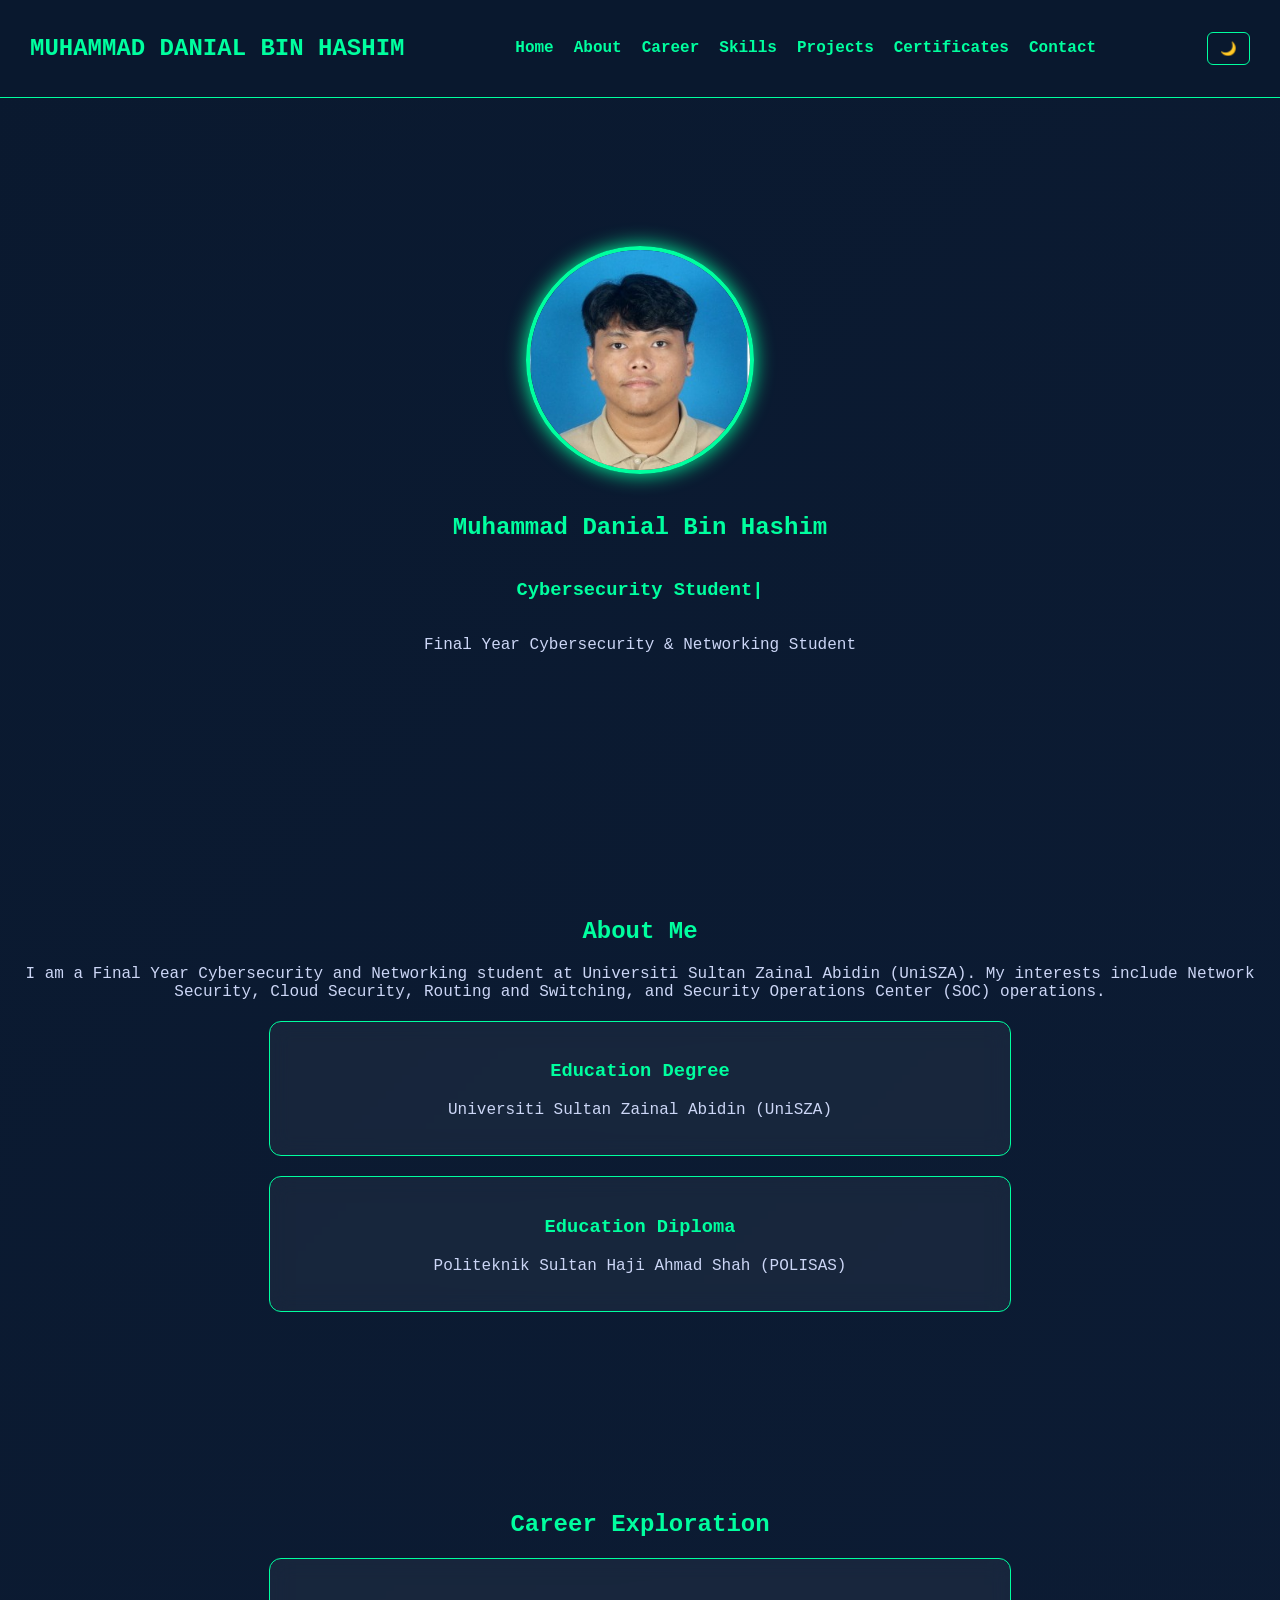
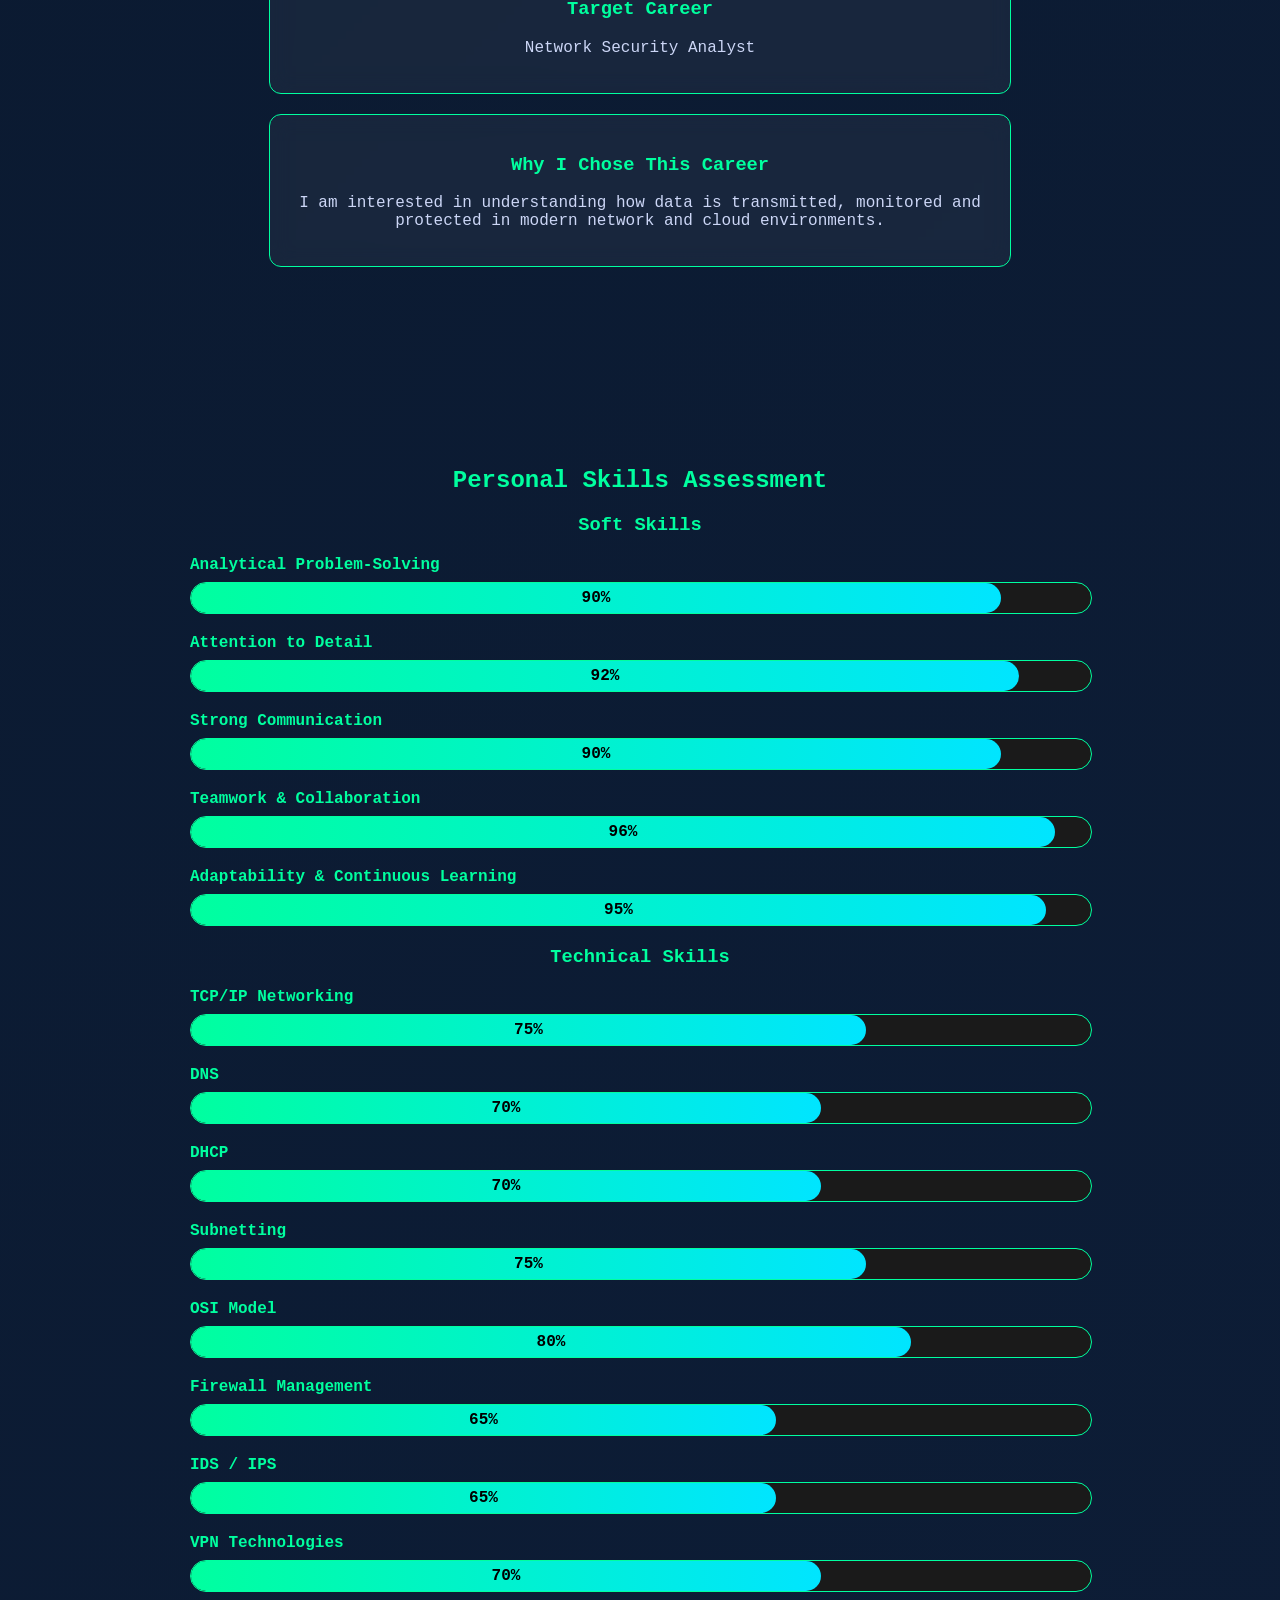
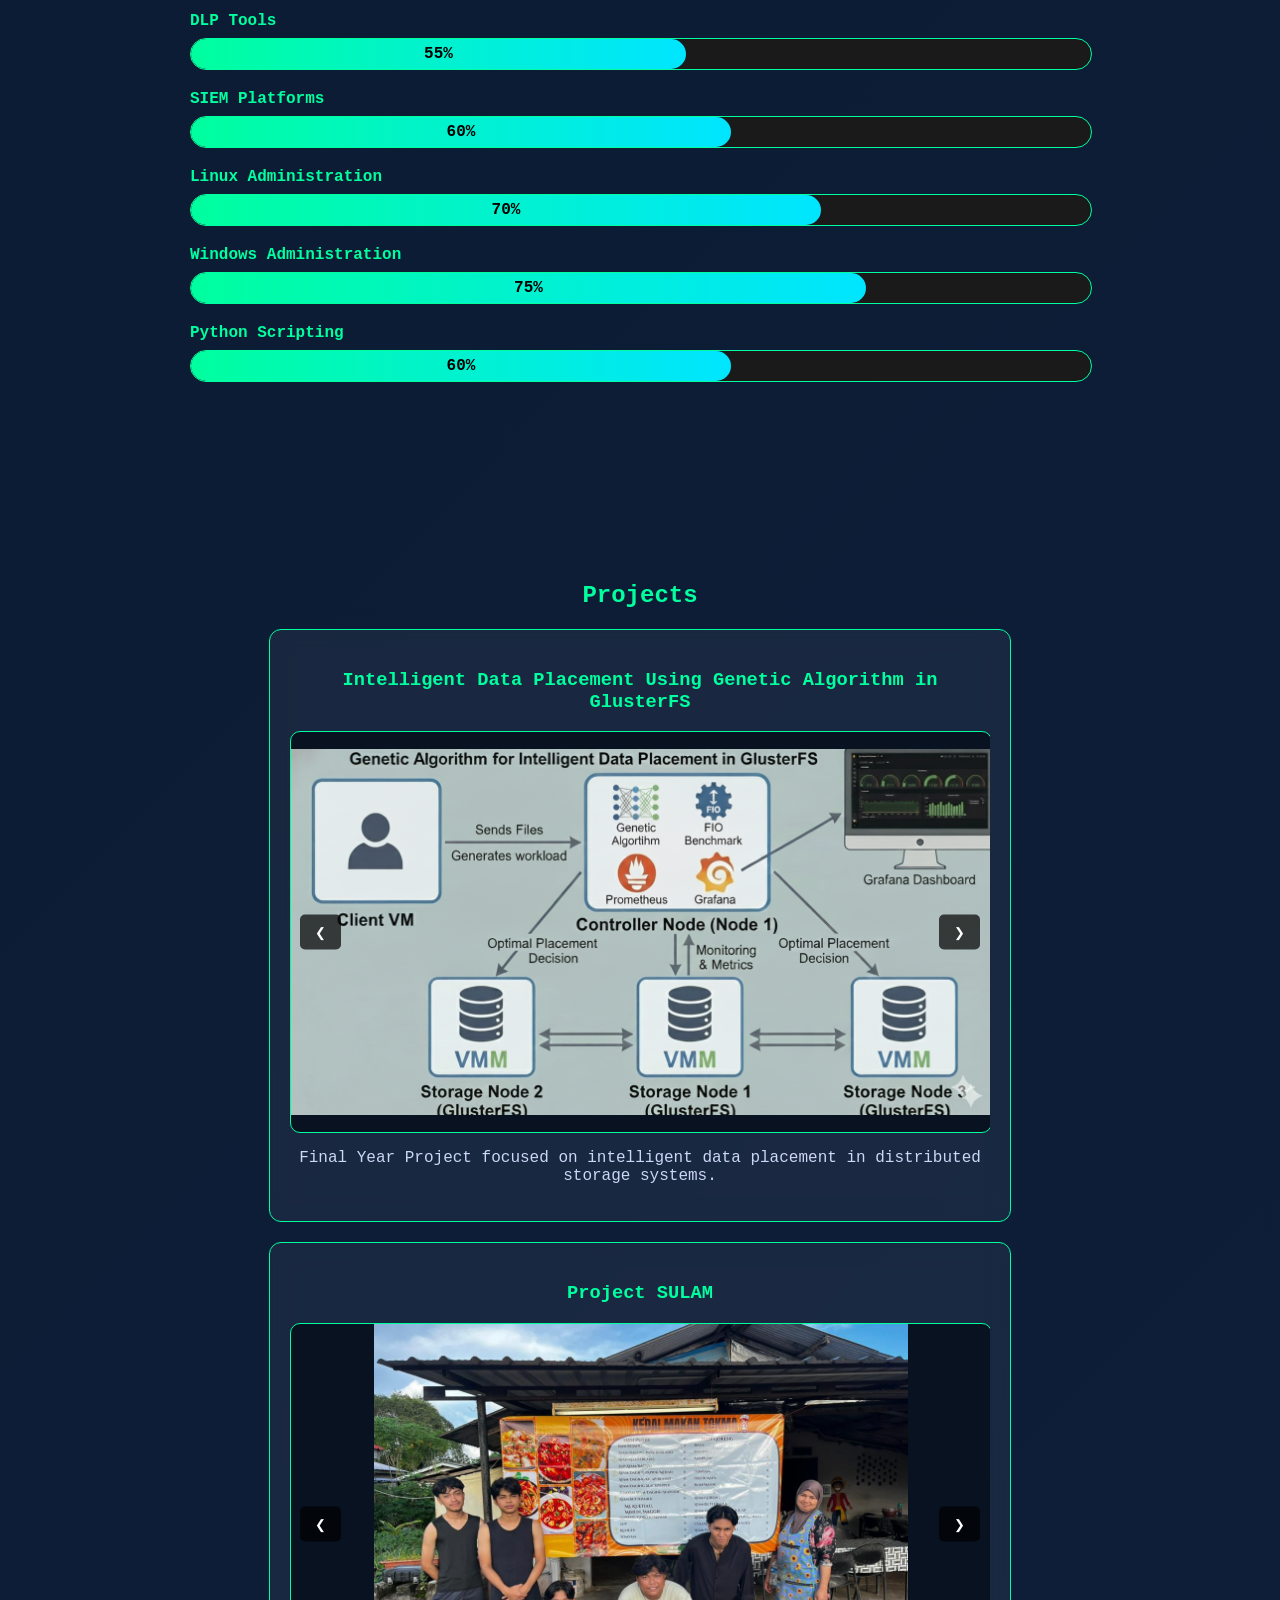
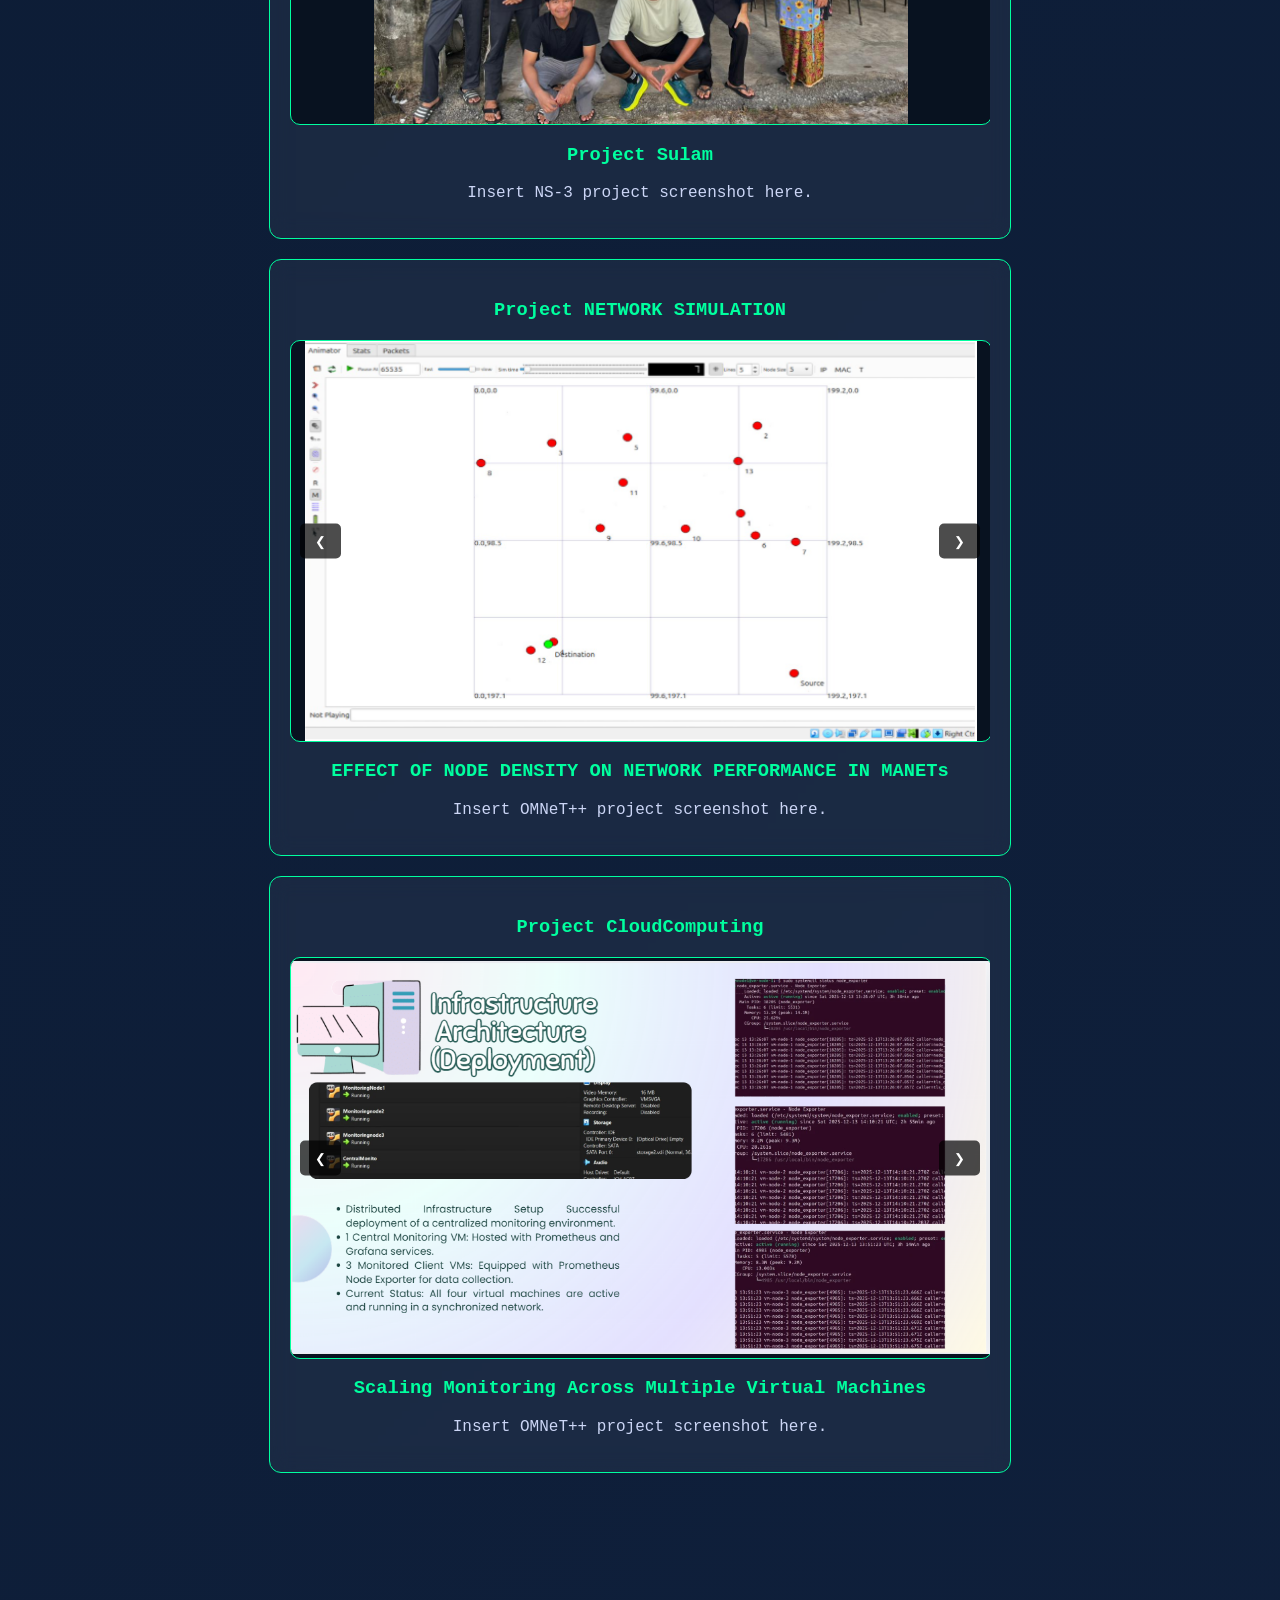
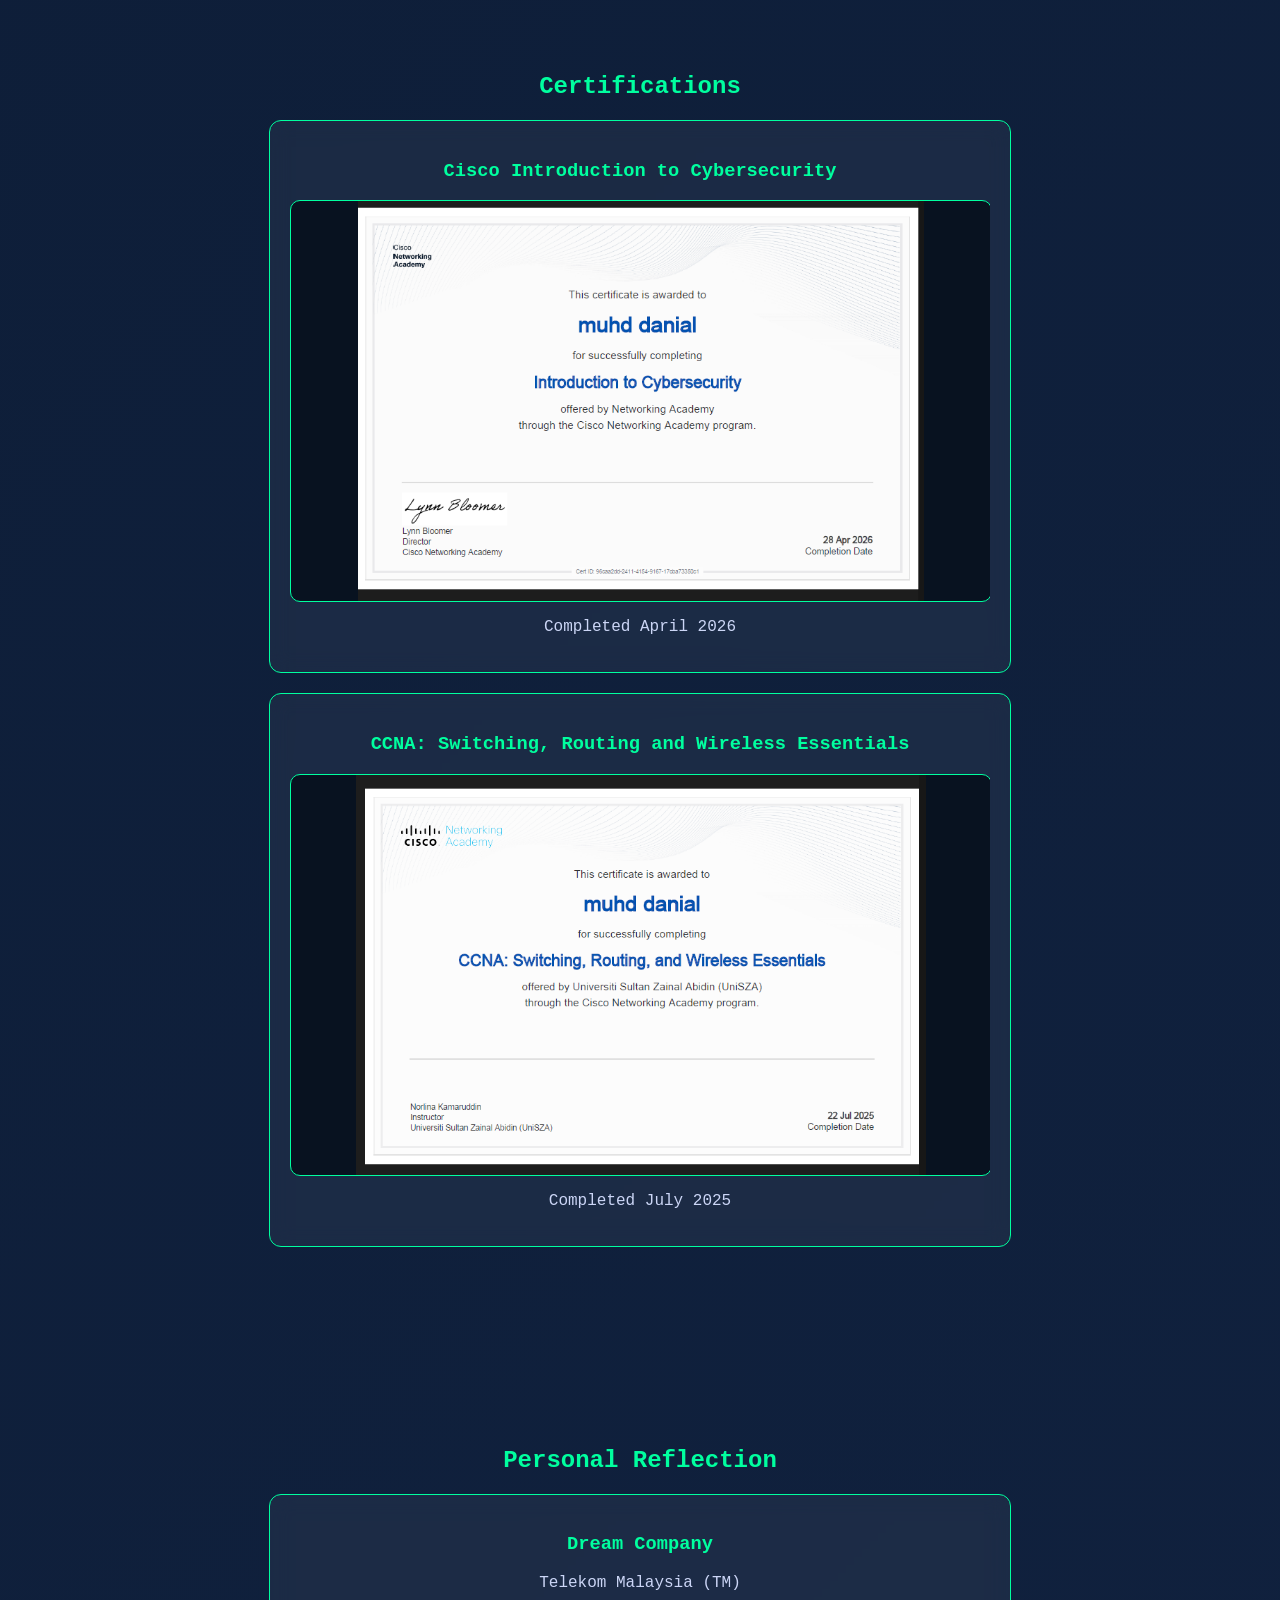
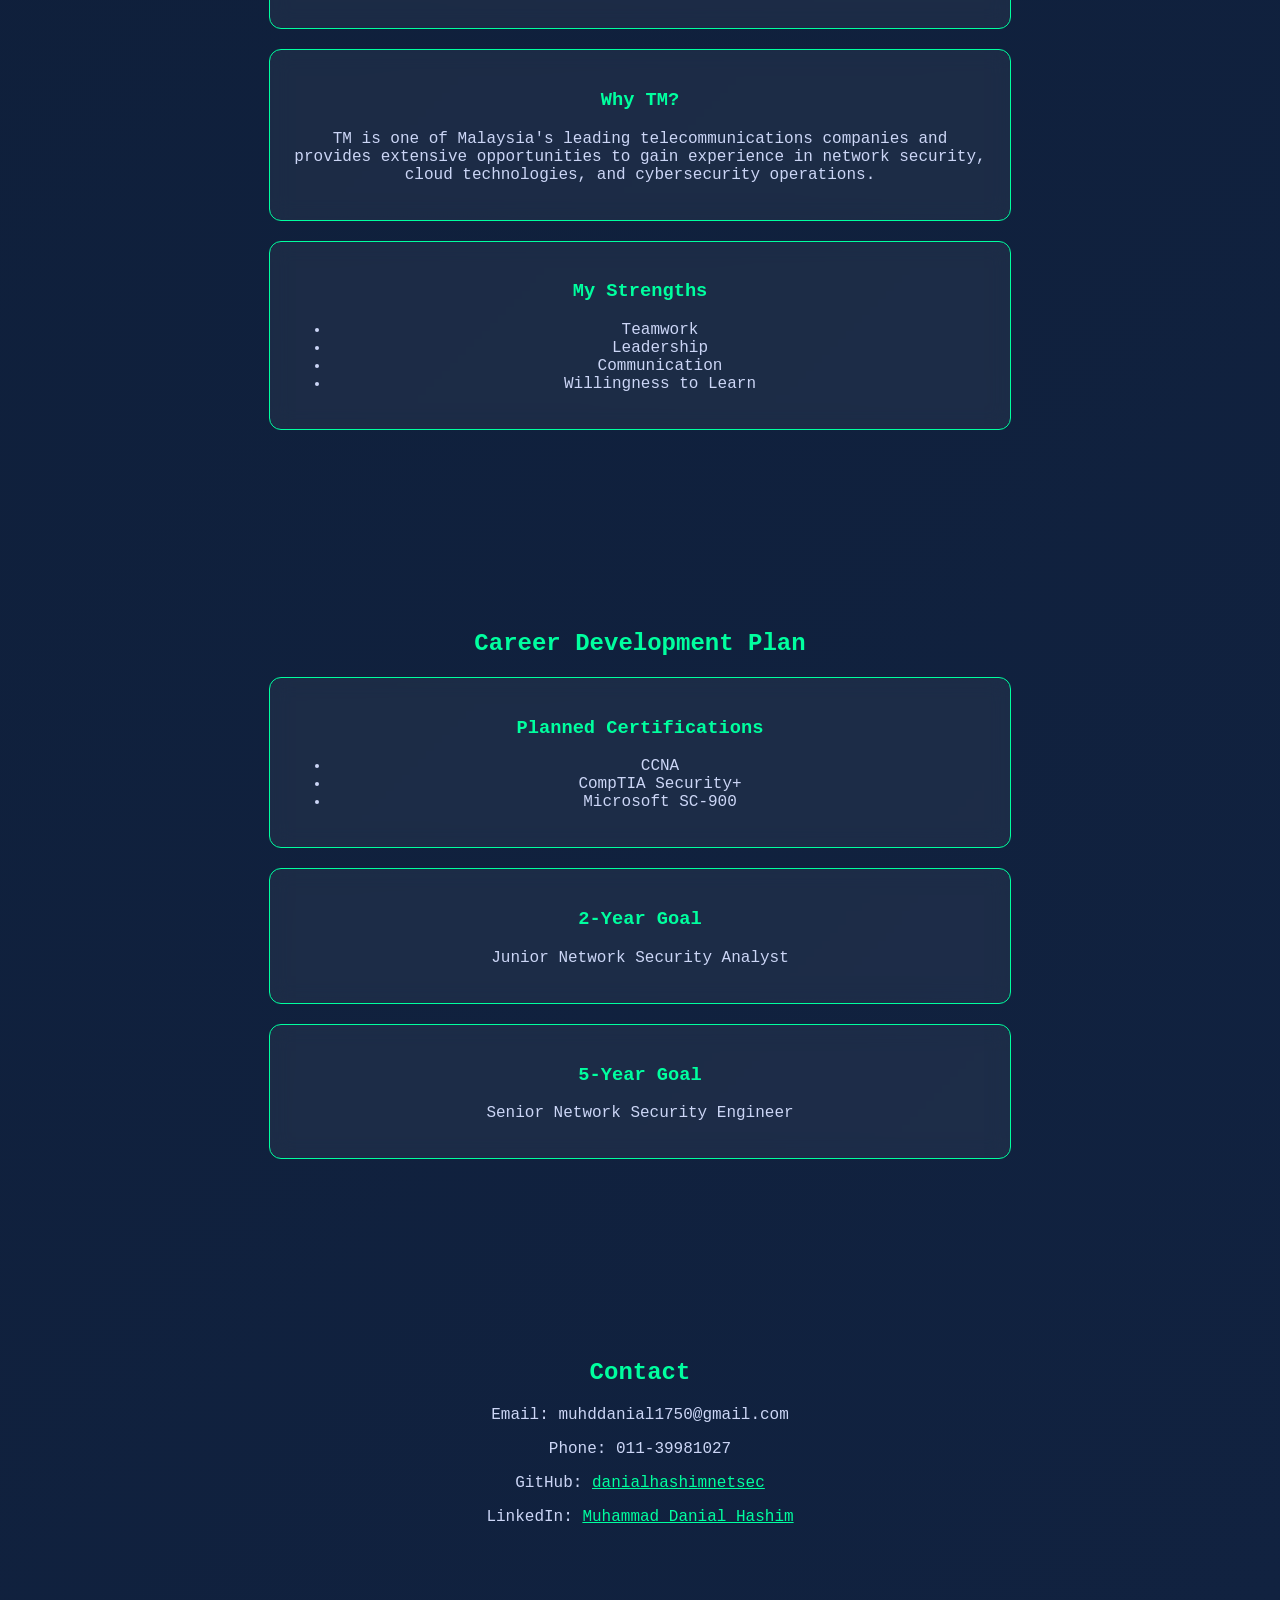
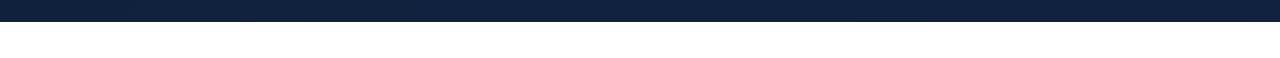
<file: index.html>
<!DOCTYPE html>
<html lang="en">

<head>
  <meta charset="UTF-8">
  <meta name="viewport" content="width=device-width, initial-scale=1.0">
  <title>MUHAMMAD DNIAL BIN HASHIM |  E-Portfolio</title>
  <link rel="stylesheet" href="styles.css">
</head>


<div id="aboutModal" class="modal">
<div class="modal-content">

<span class="close" onclick="closeModal('aboutModal')">&times;</span>

<h2>About Me</h2>

<p>
Muhammad Danial Bin Hashim
</p>

<p>
Cybersecurity & Networking Student at UniSZA.
</p>

</div>
</div>

<div id="careerModal" class="modal">
<div class="modal-content">

<span class="close" onclick="closeModal('careerModal')">&times;</span>

<h2>Career Exploration</h2>

<p>
Target Career:
Junior Network Security Analyst
</p>

<p>
Interested in understanding how data travels,
how it is protected and monitored in networks.
</p>

</div>
</div>

<div id="skillsModal" class="modal">
<div class="modal-content">

<span class="close" onclick="closeModal('skillsModal')">&times;</span>

<h2>Skills Assessment</h2>

<ul>

<li>TCP/IP - Beginner</li>
<li>Routing - Beginner</li>
<li>Switching - Beginner</li>
<li>Linux - Beginner</li>
<li>Wireshark - Beginner</li>
<li>Python - Beginner</li>

</ul>

</div>
</div>

<div id="projectsModal" class="modal">
<div class="modal-content">

<span class="close" onclick="closeModal('projectsModal')">&times;</span>

<h2>Projects</h2>

<ul>

<li>Intelligent Data Placement Using Genetic Algorithm in GlusterFS</li>

<li>Effect of Node Density on Throughput in MANETs Using NS-3</li>

<li>Network Performance Analysis Using OMNeT++</li>

<li>Network Analysis & Design Project</li>

</ul>

</div>
</div>

<div id="certModal" class="modal">
<div class="modal-content">

<span class="close" onclick="closeModal('certModal')">&times;</span>

<h2>Certificates</h2>

<ul>

<li>Cisco Introduction to Cybersecurity</li>

<li>CCNA: Switching, Routing & Wireless Essentials</li>

</ul>

</div>
</div>

<div id="planModal" class="modal">
<div class="modal-content">

<span class="close" onclick="closeModal('planModal')">&times;</span>

<h2>Career Development Plan</h2>

<p>2 Years: Junior Network Security Analyst</p>

<p>5 Years: Senior Network Security Engineer</p>

<p>Future Certifications:</p>

<ul>
<li>CCNA</li>
<li>Security+</li>
<li>Microsoft SC-900</li>
</ul>

</div>
</div>

<div id="contactModal" class="modal">
<div class="modal-content">

<span class="close" onclick="closeModal('contactModal')">&times;</span>

<h2>Contact</h2>

<p>Email: muhddanial1750@gmail.com</p>

<p>Phone: 01139981027</p>

<p>
GitHub:
<a href="https://github.com/danialhashimnetsec">
danialhashimnetsec
</a>
</p>

<p>
LinkedIn:
<a href="https://www.linkedin.com/in/danial-hashim-35153237b/">
Danial Hashim
</a>
</p>

</div>
</div>

<body>

<header class="nav">

  <h2>MUHAMMAD DANIAL BIN HASHIM</h2>

<nav>
    <a href="index.html">Home</a>
    <a href="about.html">About</a>
    <a href="career.html">Career</a>
    <a href="skills.html">Skills</a>
    <a href="projects.html">Projects</a>
    <a href="certifications.html">Certificates</a>
    <a href="contact.html">Contact</a>
</nav>

  <button id="theme-toggle">🌙</button>

</header>

<section class="hero">

<img src="Danial Hashim (078192).jpeg" class="profile-pic">

<h1>Muhammad Danial Bin Hashim</h1>

<h3 id="typing"></h3>

<p>
Final Year Cybersecurity & Networking Student
</p>


</section>

<section id="about" class="section fade-in">

<h2>About Me</h2>

<p>
I am a Final Year Cybersecurity and Networking student at Universiti Sultan Zainal Abidin (UniSZA). My interests include Network Security, Cloud Security, Routing and Switching, and Security Operations Center (SOC) operations.
</p>

<div class="card">
<h3>Education Degree </h3>
<p>Universiti Sultan Zainal Abidin (UniSZA)</p>
</div>

<div class="card">
<h3>Education Diploma</h3>
<p>Politeknik Sultan Haji Ahmad Shah (POLISAS)</p>
</div>

</section>

<section id="career" class="section fade-in">

<h2>Career Exploration</h2>

<div class="card">

<h3>Target Career</h3>

<p>Network Security Analyst</p>

</div>

<div class="card">

<h3>Why I Chose This Career</h3>

<p>
I am interested in understanding how data is transmitted, monitored and protected in modern network and cloud environments.
</p>

</div>

</section>

</section>

<section id="assessment" class="section fade-in">

<h2>Personal Skills Assessment</h2>

<h3>Soft Skills</h3>

<div class="skill">
    <span>Analytical Problem-Solving</span>
    <div class="skill-bar">
        <div class="skill-fill" style="width:90%">90%</div>
    </div>
</div>

<div class="skill">
    <span>Attention to Detail</span>
    <div class="skill-bar">
        <div class="skill-fill" style="width:92%">92%</div>
    </div>
</div>

<div class="skill">
    <span>Strong Communication</span>
    <div class="skill-bar">
        <div class="skill-fill" style="width:90%">90%</div>
    </div>
</div>

<div class="skill">
    <span>Teamwork & Collaboration</span>
    <div class="skill-bar">
        <div class="skill-fill" style="width:96%">96%</div>
    </div>
</div>

<div class="skill">
    <span>Adaptability & Continuous Learning</span>
    <div class="skill-bar">
        <div class="skill-fill" style="width:95%">95%</div>
    </div>
</div>

<h3>Technical Skills</h3>

<div class="skill">
    <span>TCP/IP Networking</span>
    <div class="skill-bar">
        <div class="skill-fill" style="width:75%">75%</div>
    </div>
</div>

<div class="skill">
    <span>DNS</span>
    <div class="skill-bar">
        <div class="skill-fill" style="width:70%">70%</div>
    </div>
</div>

<div class="skill">
    <span>DHCP</span>
    <div class="skill-bar">
        <div class="skill-fill" style="width:70%">70%</div>
    </div>
</div>

<div class="skill">
    <span>Subnetting</span>
    <div class="skill-bar">
        <div class="skill-fill" style="width:75%">75%</div>
    </div>
</div>

<div class="skill">
    <span>OSI Model</span>
    <div class="skill-bar">
        <div class="skill-fill" style="width:80%">80%</div>
    </div>
</div>

<div class="skill">
    <span>Firewall Management</span>
    <div class="skill-bar">
        <div class="skill-fill" style="width:65%">65%</div>
    </div>
</div>

<div class="skill">
    <span>IDS / IPS</span>
    <div class="skill-bar">
        <div class="skill-fill" style="width:65%">65%</div>
    </div>
</div>

<div class="skill">
    <span>VPN Technologies</span>
    <div class="skill-bar">
        <div class="skill-fill" style="width:70%">70%</div>
    </div>
</div>

<div class="skill">
    <span>DLP Tools</span>
    <div class="skill-bar">
        <div class="skill-fill" style="width:55%">55%</div>
    </div>
</div>

<div class="skill">
    <span>SIEM Platforms</span>
    <div class="skill-bar">
        <div class="skill-fill" style="width:60%">60%</div>
    </div>
</div>

<div class="skill">
    <span>Linux Administration</span>
    <div class="skill-bar">
        <div class="skill-fill" style="width:70%">70%</div>
    </div>
</div>

<div class="skill">
    <span>Windows Administration</span>
    <div class="skill-bar">
        <div class="skill-fill" style="width:75%">75%</div>
    </div>
</div>

<div class="skill">
    <span>Python Scripting</span>
    <div class="skill-bar">
        <div class="skill-fill" style="width:60%">60%</div>
    </div>
</div>

</section>

<section id="projects" class="section fade-in">

<h2>Projects</h2>

<div class="card">

<h3>Intelligent Data Placement Using Genetic Algorithm in GlusterFS</h3>

<div class="project-gallery">

    <img src="FrameWork GA.png" class="project-img active">
    <img src="Flowchart.jpg" class="project-img">
    <img src="fyp 1.png" class="project-img">
    <img src="fyp 2.png" class="project-img">
  

    <button class="prev-btn">❮</button>
    <button class="next-btn">❯</button>

</div>

<p>
Final Year Project focused on intelligent data placement in distributed storage systems.
</p>

</div>

<div class="card">

  <h3>Project SULAM <h3>

<div class="project-gallery">

    <img src="project sulam.jpeg" class="project-img active">
    <img src="project sulam 2.jpeg" class="project-img">
    <img src="project sulam 3.jpeg" class="project-img">

    <button class="prev-btn">❮</button>
    <button class="next-btn">❯</button>

</div>

<h3>Project Sulam </h3>

<p>
Insert NS-3 project screenshot here.
</p>

</div>

<div class="card">

  <h3>Project NETWORK SIMULATION</h3>

<div class="project-gallery">

    <img src="Nsm 1.png" class="project-img active">
    <img src="Nsm 2.png" class="project-img">
    <img src="Nsm 3.png" class="project-img">

    <button class="prev-btn">❮</button>
    <button class="next-btn">❯</button>

</div>

<h3>EFFECT OF NODE DENSITY ON NETWORK PERFORMANCE IN MANETs</h3>

<p>
Insert OMNeT++ project screenshot here.
</p>

</div>

<div class="card">

  <h3>Project CloudComputing </h3>

<div class="project-gallery">

    <img src="Cloud Computing 1.png" class="project-img active">
    <img src="cloud computing 2.png" class="project-img">
  
    <button class="prev-btn">❮</button>
    <button class="next-btn">❯</button>

</div>

<h3>Scaling Monitoring Across Multiple Virtual Machines </h3>

<p>
Insert OMNeT++ project screenshot here.
</p>


</section>

<section id="certifications" class="section fade-in">

<h2>Certifications</h2>

<div class="card">

<h3>Cisco Introduction to Cybersecurity</h3>

<div class="project-gallery">

    <img src="CNN Cybersecurity.png" class="project-img active">
   
</div>

<p>Completed April 2026</p>

</div>

<div class="card">

<h3>CCNA: Switching, Routing and Wireless Essentials</h3>

<div class="project-gallery">

    <img src="CNN NETWORKING.png" class="project-img active">
   
  
</div>


<p>Completed July 2025</p>

</div>

</section>

<section id="reflection" class="section fade-in">

<h2>Personal Reflection</h2>

<div class="card">

<h3>Dream Company</h3>

<p>
Telekom Malaysia (TM)
</p>

</div>

<div class="card">

<h3>Why TM?</h3>

<p>
TM is one of Malaysia's leading telecommunications companies and provides extensive opportunities to gain experience in network security, cloud technologies, and cybersecurity operations.
</p>

</div>

<div class="card">

<h3>My Strengths</h3>

<ul>
<li>Teamwork</li>
<li>Leadership</li>
<li>Communication</li>
<li>Willingness to Learn</li>
</ul>

</div>

</section>

</section>

<section id="development" class="section fade-in">

<h2>Career Development Plan</h2>

<div class="card">

<h3>Planned Certifications</h3>

<ul>
<li>CCNA</li>
<li>CompTIA Security+</li>
<li>Microsoft SC-900</li>
</ul>

</div>

<div class="card">

<h3>2-Year Goal</h3>

<p>Junior Network Security Analyst</p>

</div>

<div class="card">

<h3>5-Year Goal</h3>

<p>Senior Network Security Engineer</p>



</section>



<section id="contact" class="section fade-in">

<h2>Contact</h2>

<p>Email: muhddanial1750@gmail.com</p>

<p>Phone: 011-39981027</p>

<p>
GitHub:
<a href="https://github.com/danialhashimnetsec">
danialhashimnetsec
</a>
</p>

<p>
LinkedIn:
<a href="https://www.linkedin.com/in/danial-hashim-35153237b/">
Muhammad Danial Hashim
</a>
</p>

</section>

<script src="script.js"></script>

</body>
</html>
</file>
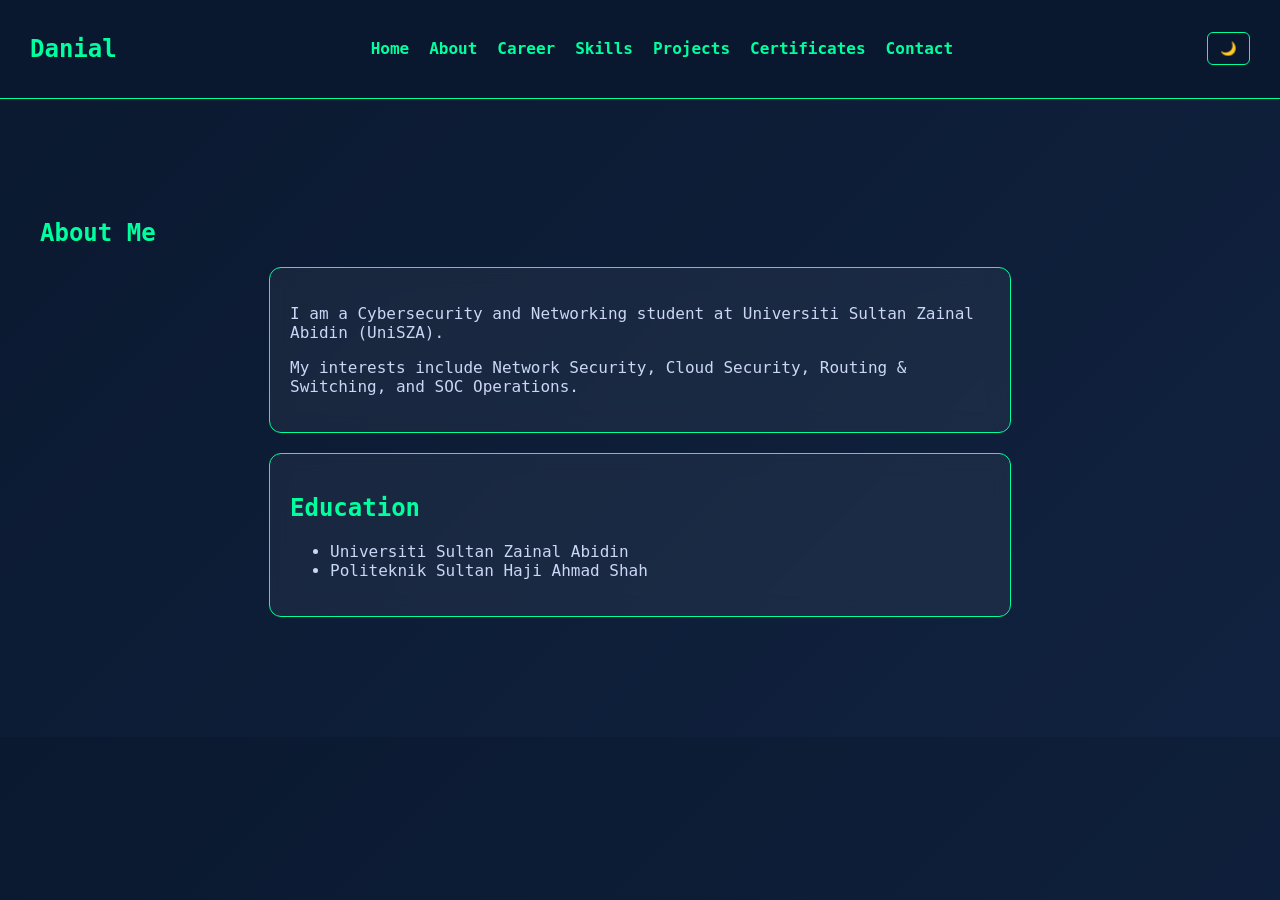
<file: about.html>
<!DOCTYPE html>
<html lang="en">



<head>
    <meta charset="UTF-8">
    <meta name="viewport" content="width=device-width, initial-scale=1.0">
    <title>About | Muhammad Danial</title>
    <link rel="stylesheet" href="styles.css">
</head>

<body>

<header class="nav">

    <h2 class="logo">Danial</h2>

    <nav>

        <a href="index.html">Home</a>
        <a href="about.html">About</a>
        <a href="career.html">Career</a>
        <a href="skills.html">Skills</a>
        <a href="projects.html">Projects</a>
        <a href="certifications.html">Certificates</a>
        <a href="contact.html">Contact</a>

    </nav>

    <button id="theme-toggle">🌙</button>

</header>

<section class="page">

<h1>About Me</h1>

<div class="card">

<p>
I am a Cybersecurity and Networking student at Universiti Sultan Zainal Abidin (UniSZA).
</p>

<p>
My interests include Network Security, Cloud Security,
Routing & Switching, and SOC Operations.
</p>

</div>

<div class="card">

<h2>Education</h2>

<ul>

<li>Universiti Sultan Zainal Abidin</li>

<li>Politeknik Sultan Haji Ahmad Shah</li>

</ul>

</div>

</section>

<script src="script.js"></script>

</body>
</html>
</file>
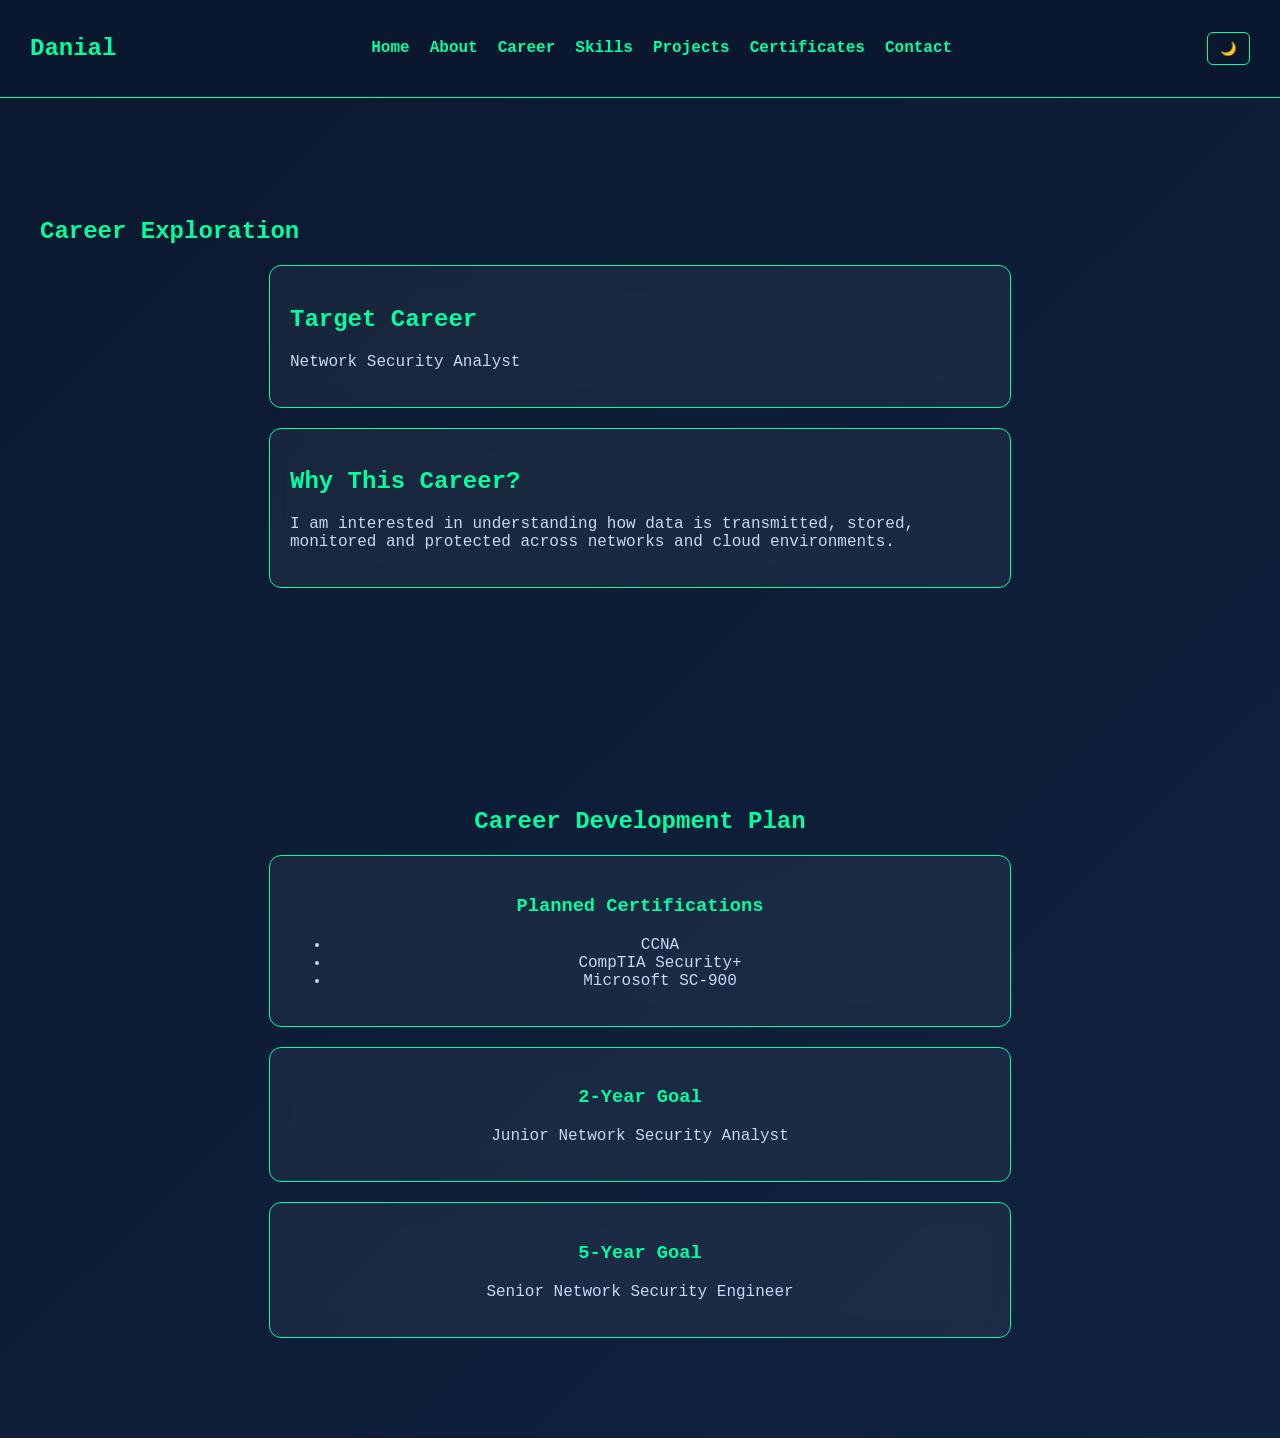
<file: career.html>
<!DOCTYPE html>
<html lang="en">

<head>
    <meta charset="UTF-8">
    <meta name="viewport" content="width=device-width, initial-scale=1.0">
    <title>Career | Muhammad Danial</title>
    <link rel="stylesheet" href="styles.css">
</head>

<body>
 
<header class="nav">

    <h2 class="logo">Danial</h2>

    <nav>

        <a href="index.html">Home</a>
        <a href="about.html">About</a>
        <a href="career.html">Career</a>
        <a href="skills.html">Skills</a>
        <a href="projects.html">Projects</a>
        <a href="certifications.html">Certificates</a>
        <a href="contact.html">Contact</a>

    </nav>

    <button id="theme-toggle">🌙</button>

</header>

<section class="page">

<h1>Career Exploration</h1>

<div class="card">

<h2>Target Career</h2>

<p>
Network Security Analyst
</p>

</div>

<div class="card">

<h2>Why This Career?</h2>

<p>
I am interested in understanding how data is transmitted,
stored, monitored and protected across networks and cloud environments.
</p>

</div>

</section>

<section id="development" class="section fade-in">

<h2>Career Development Plan</h2>

<div class="card">

<h3>Planned Certifications</h3>

<ul>
<li>CCNA</li>
<li>CompTIA Security+</li>
<li>Microsoft SC-900</li>
</ul>

</div>

<div class="card">

<h3>2-Year Goal</h3>

<p>Junior Network Security Analyst</p>

</div>

<div class="card">

<h3>5-Year Goal</h3>

<p>Senior Network Security Engineer</p>



</section>


<script src="script.js"></script>

</body>
</html>
</file>
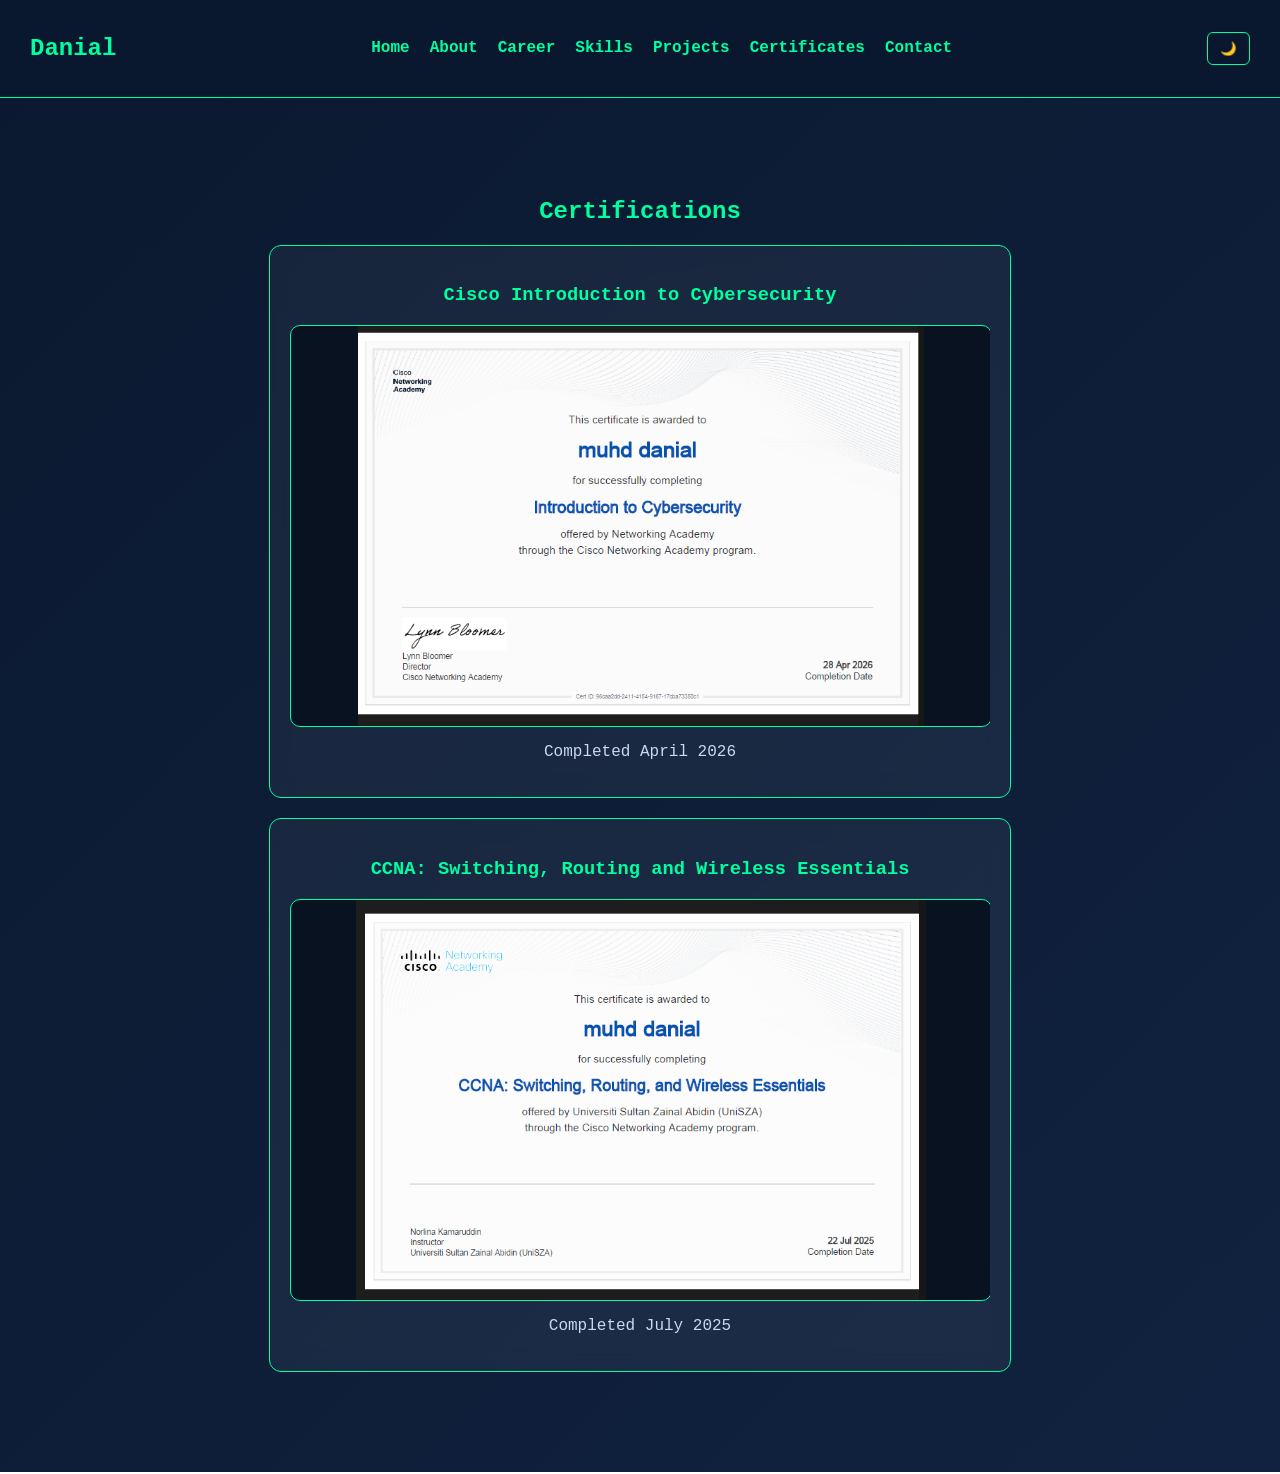
<file: certifications.html>
<!DOCTYPE html>
<html lang="en">



<head>
    <meta charset="UTF-8">
    <meta name="viewport" content="width=device-width, initial-scale=1.0">
    <title>About | Muhammad Danial</title>
    <link rel="stylesheet" href="styles.css">
</head>

<body>

<header class="nav">

    <h2 class="logo">Danial</h2>

    <nav>

        <a href="index.html">Home</a>
        <a href="about.html">About</a>
        <a href="career.html">Career</a>
        <a href="skills.html">Skills</a>
        <a href="projects.html">Projects</a>
        <a href="certifications.html">Certificates</a>
        <a href="contact.html">Contact</a>

    </nav>

    <button id="theme-toggle">🌙</button>

</header>

</section>

<section id="certifications" class="section fade-in">

<h2>Certifications</h2>

<div class="card">

<h3>Cisco Introduction to Cybersecurity</h3>

<div class="project-gallery">

    <img src="CNN Cybersecurity.png" class="project-img active">
   
</div>

<p>Completed April 2026</p>

</div>

<div class="card">

<h3>CCNA: Switching, Routing and Wireless Essentials</h3>

<div class="project-gallery">

    <img src="CNN NETWORKING.png" class="project-img active">
   
  
</div>


<p>Completed July 2025</p>

</div>


</section>

<script src="script.js"></script>

</body>
</html>
</file>
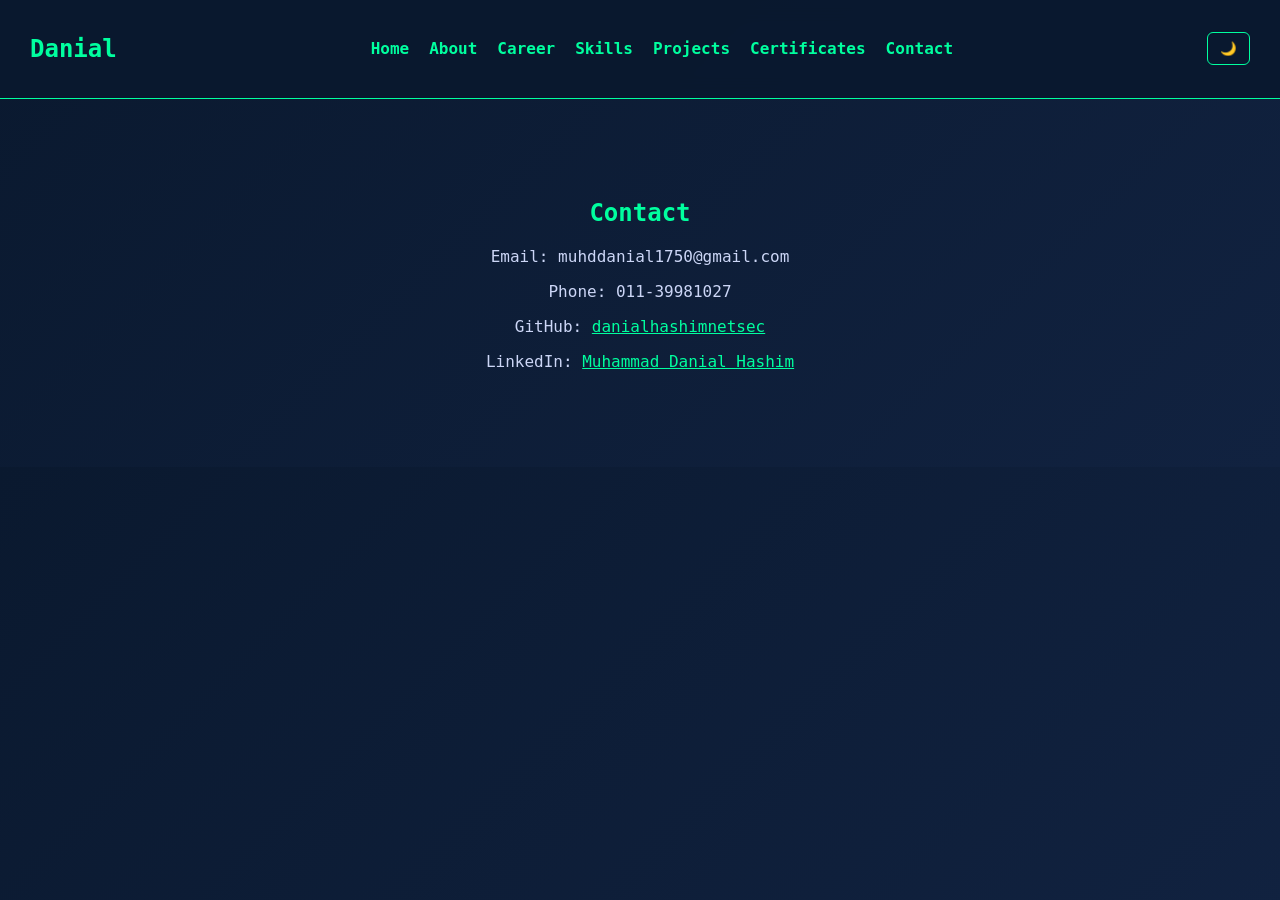
<file: contact.html>
<!DOCTYPE html>
<html lang="en">



<head>
    <meta charset="UTF-8">
    <meta name="viewport" content="width=device-width, initial-scale=1.0">
    <title>About | Muhammad Danial</title>
    <link rel="stylesheet" href="styles.css">
</head>

<body>

<header class="nav">

    <h2 class="logo">Danial</h2>

    <nav>

        <a href="index.html">Home</a>
        <a href="about.html">About</a>
        <a href="career.html">Career</a>
        <a href="skills.html">Skills</a>
        <a href="projects.html">Projects</a>
        <a href="certifications.html">Certificates</a>
        <a href="contact.html">Contact</a>

    </nav>

    <button id="theme-toggle">🌙</button>

</header>

</section>

<section id="contact" class="section fade-in">

<h2>Contact</h2>

<p>Email: muhddanial1750@gmail.com</p>

<p>Phone: 011-39981027</p>

<p>
GitHub:
<a href="https://github.com/danialhashimnetsec">
danialhashimnetsec
</a>
</p>

<p>
LinkedIn:
<a href="https://www.linkedin.com/in/danial-hashim-35153237b/">
Muhammad Danial Hashim
</a>
</p>

</section>

<script src="script.js"></script>

</body>
</html>
</file>
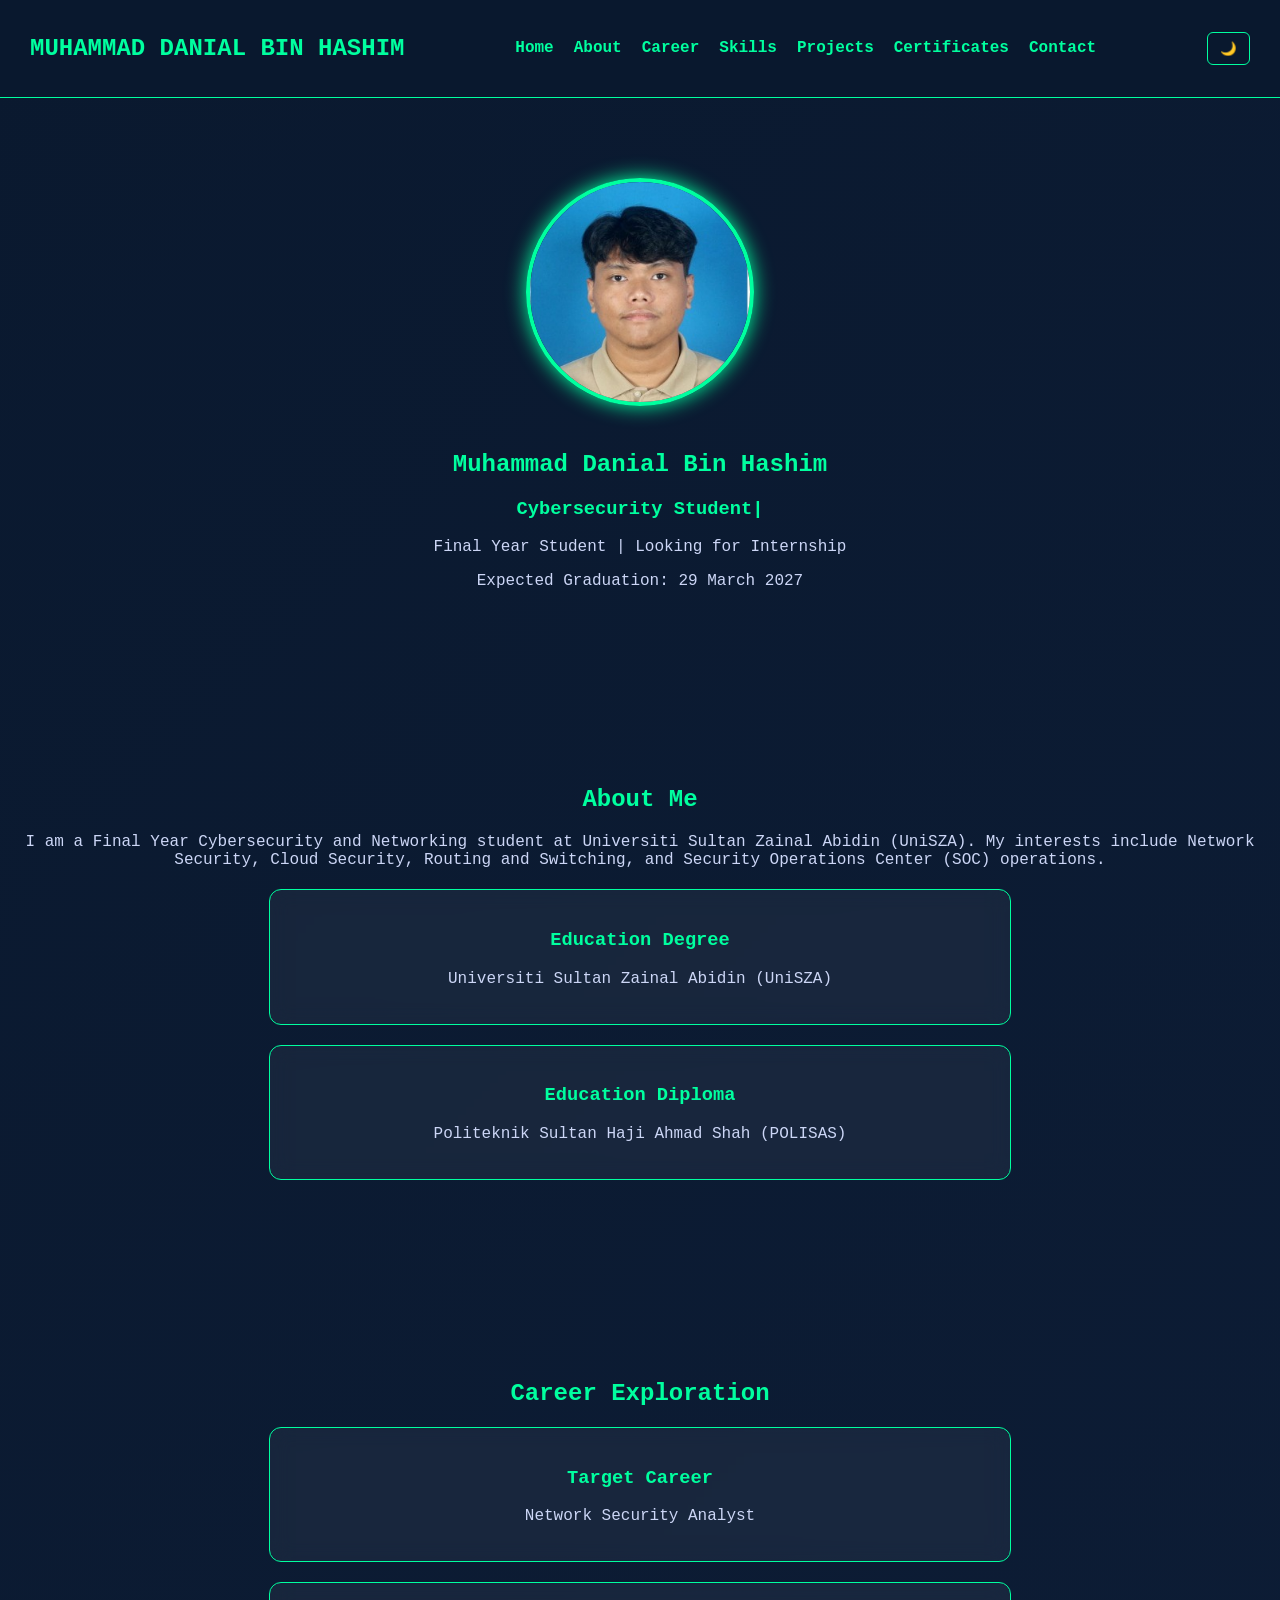
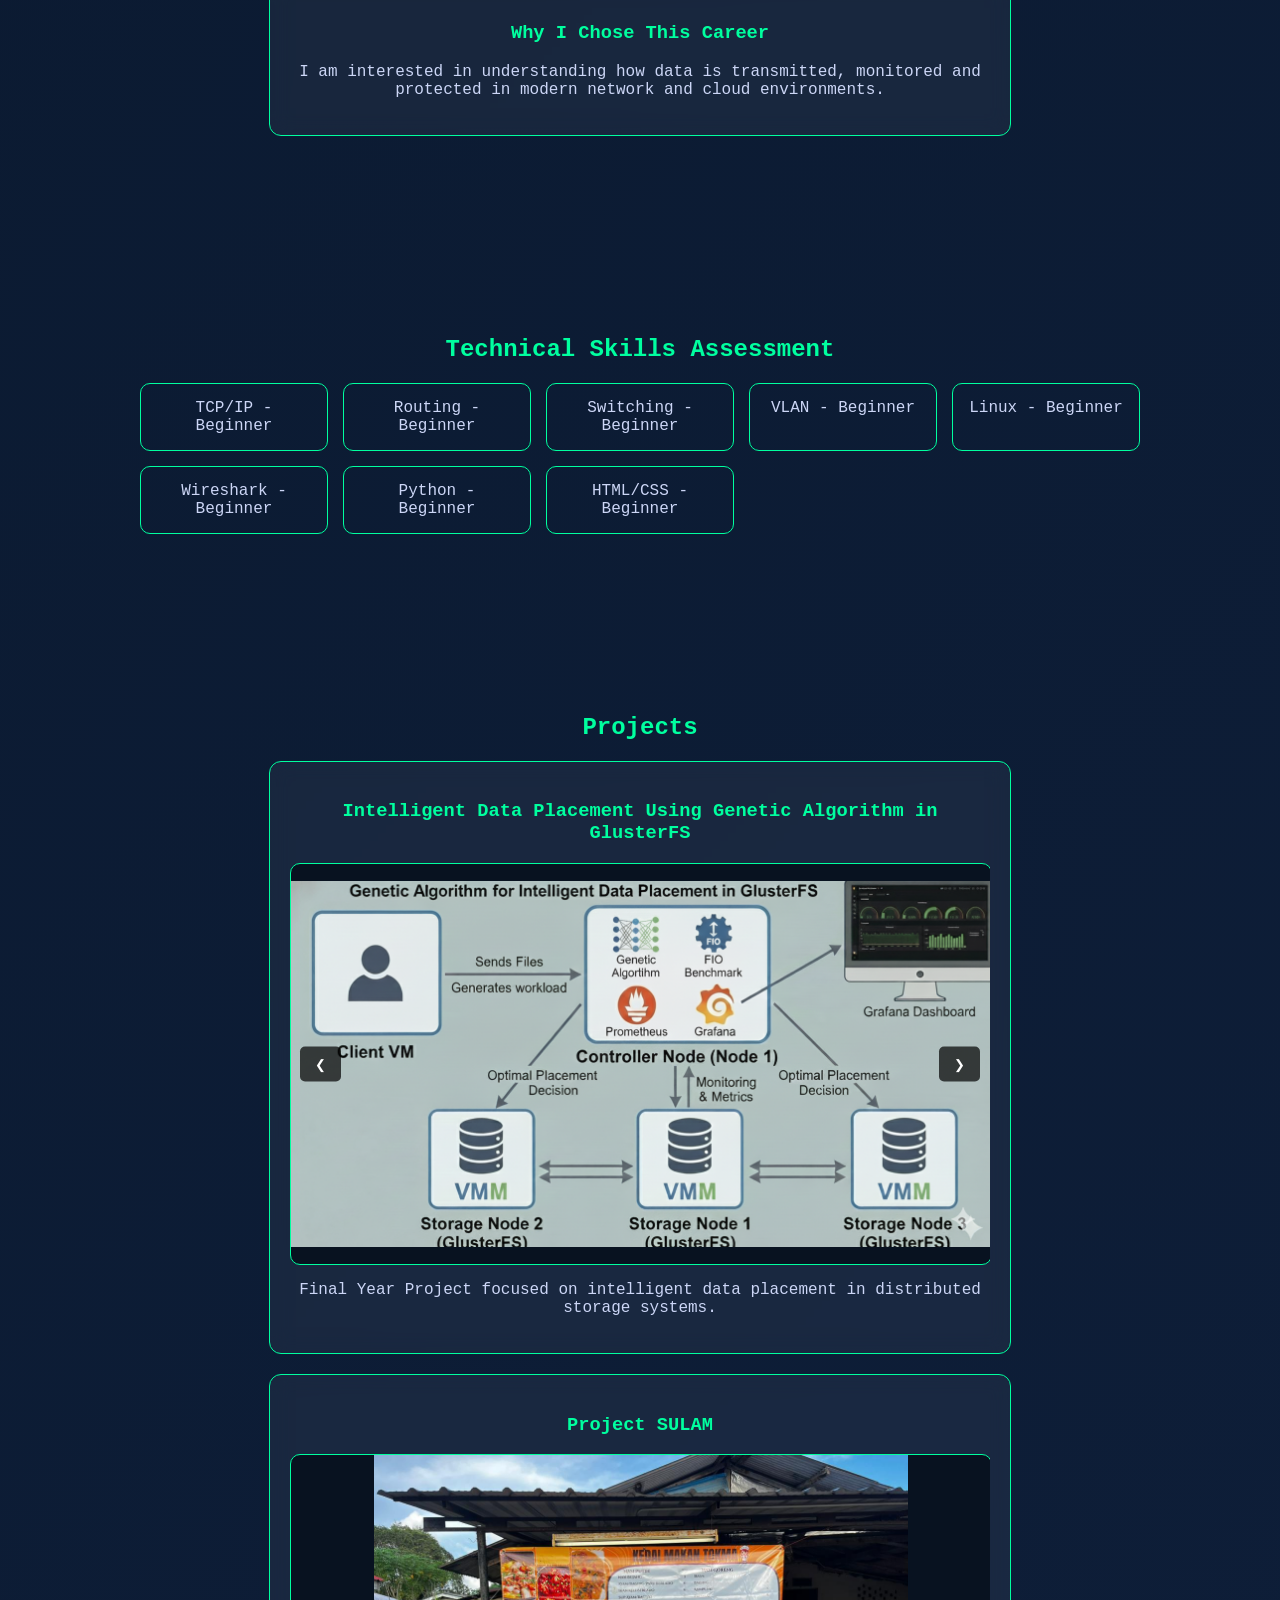
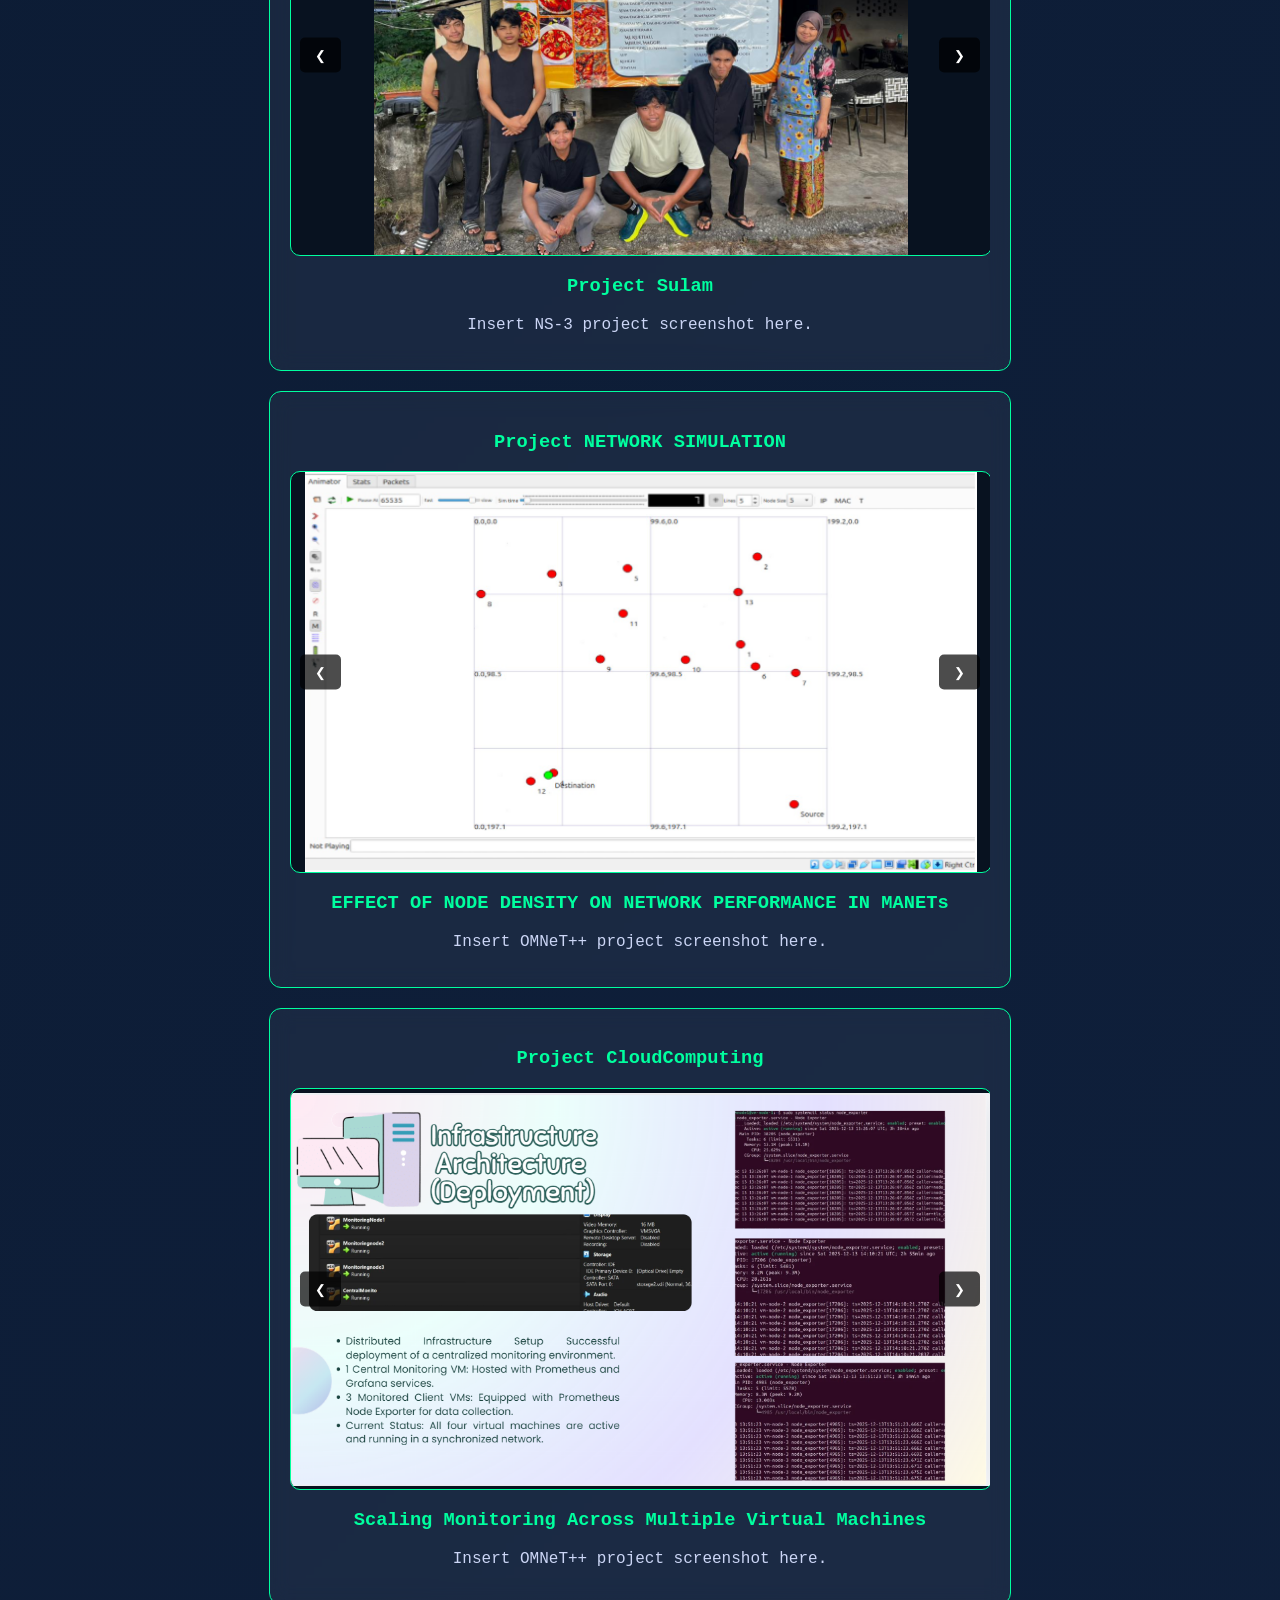
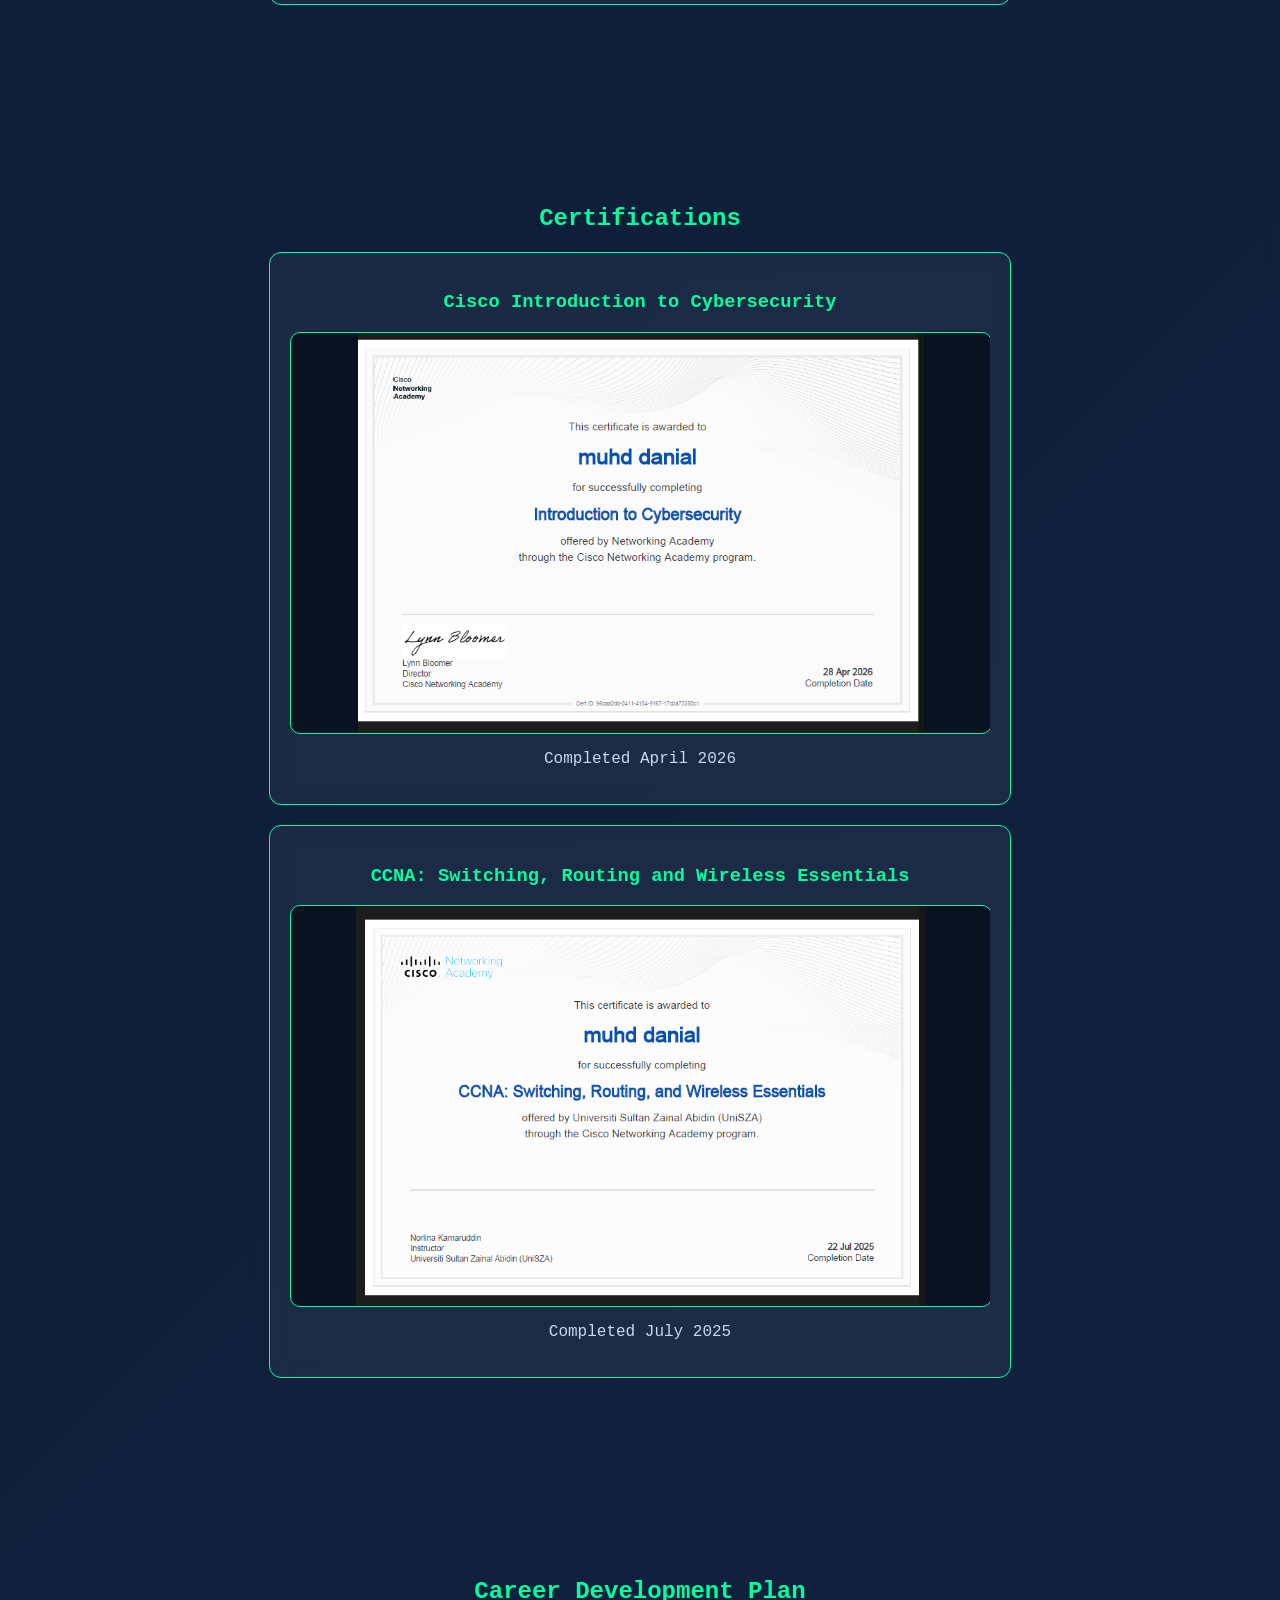
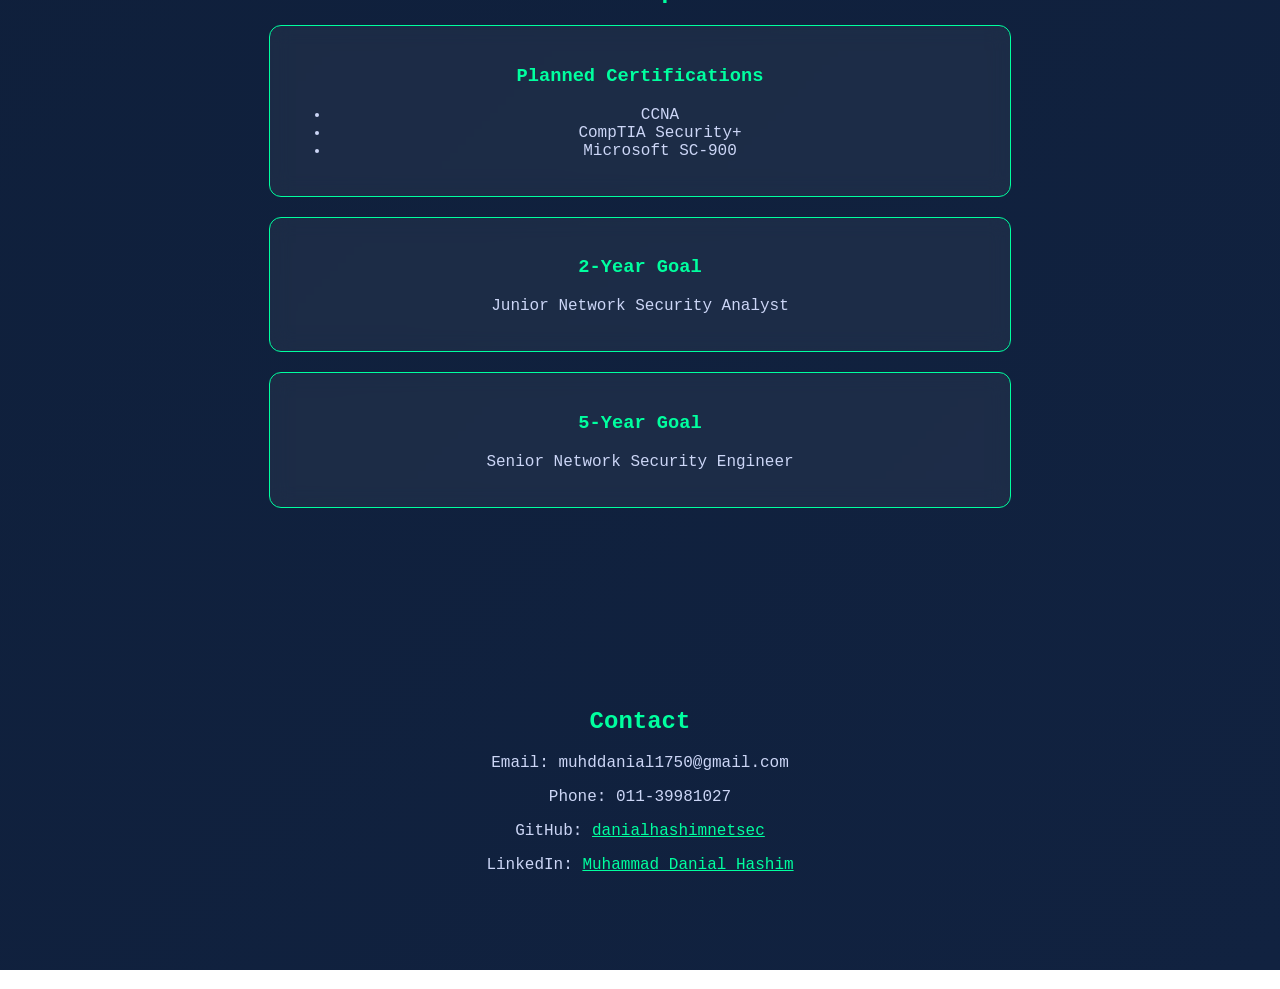
<file: int.html>
<!DOCTYPE html>
<html lang="en">

<head>
  <meta charset="UTF-8">
  <meta name="viewport" content="width=device-width, initial-scale=1.0">
  <title>MUHAMMAD DNIAL BIN HASHIM |  E-Portfolio</title>
  <link rel="stylesheet" href="styles.css">
</head>



<div id="aboutModal" class="modal">
<div class="modal-content">

<span class="close" onclick="closeModal('aboutModal')">&times;</span>

<h2>About Me</h2>

<p>
Muhammad Danial Bin Hashim
</p>

<p>
Cybersecurity & Networking Student at UniSZA.
</p>

</div>
</div>

<div id="careerModal" class="modal">
<div class="modal-content">

<span class="close" onclick="closeModal('careerModal')">&times;</span>

<h2>Career Exploration</h2>

<p>
Target Career:
Junior Network Security Analyst
</p>

<p>
Interested in understanding how data travels,
how it is protected and monitored in networks.
</p>

</div>
</div>

<div id="skillsModal" class="modal">
<div class="modal-content">

<span class="close" onclick="closeModal('skillsModal')">&times;</span>

<h2>Skills Assessment</h2>

<ul>

<li>TCP/IP - Beginner</li>
<li>Routing - Beginner</li>
<li>Switching - Beginner</li>
<li>Linux - Beginner</li>
<li>Wireshark - Beginner</li>
<li>Python - Beginner</li>

</ul>

</div>
</div>

<div id="projectsModal" class="modal">
<div class="modal-content">

<span class="close" onclick="closeModal('projectsModal')">&times;</span>

<h2>Projects</h2>

<ul>

<li>Intelligent Data Placement Using Genetic Algorithm in GlusterFS</li>

<li>Effect of Node Density on Throughput in MANETs Using NS-3</li>

<li>Network Performance Analysis Using OMNeT++</li>

<li>Network Analysis & Design Project</li>

</ul>

</div>
</div>

<div id="certModal" class="modal">
<div class="modal-content">

<span class="close" onclick="closeModal('certModal')">&times;</span>

<h2>Certificates</h2>

<ul>

<li>Cisco Introduction to Cybersecurity</li>

<li>CCNA: Switching, Routing & Wireless Essentials</li>

</ul>

</div>
</div>

<div id="planModal" class="modal">
<div class="modal-content">

<span class="close" onclick="closeModal('planModal')">&times;</span>

<h2>Career Development Plan</h2>

<p>2 Years: Junior Network Security Analyst</p>

<p>5 Years: Senior Network Security Engineer</p>

<p>Future Certifications:</p>

<ul>
<li>CCNA</li>
<li>Security+</li>
<li>Microsoft SC-900</li>
</ul>

</div>
</div>

<div id="contactModal" class="modal">
<div class="modal-content">

<span class="close" onclick="closeModal('contactModal')">&times;</span>

<h2>Contact</h2>

<p>Email: muhddanial1750@gmail.com</p>

<p>Phone: 01139981027</p>

<p>
GitHub:
<a href="https://github.com/danialhashimnetsec">
danialhashimnetsec
</a>
</p>

<p>
LinkedIn:
<a href="https://www.linkedin.com/in/danial-hashim-35153237b/">
Danial Hashim
</a>
</p>

</div>
</div>

<body>

<header class="nav">

  <h2>MUHAMMAD DANIAL BIN HASHIM</h2>

<nav>
    <a href="int.html">Home</a>
    <a href="about.html">About</a>
    <a href="career.html">Career</a>
    <a href="skills.html">Skills</a>
    <a href="projects.html">Projects</a>
    <a href="certifications.html">Certificates</a>
    <a href="contact.html">Contact</a>
</nav>

  <button id="theme-toggle">🌙</button>

</header>

<section id="home" class="section">

  <img src="Danial Hashim (078192).jpeg" alt="Danial" class="profile-pic">

  <h1>
    Muhammad Danial Bin Hashim
  </h1>

  <h3>
    <span id="typing"></span>
  </h3>


  <p>Final Year Student | Looking for Internship</p>

  <p>Expected Graduation: 29 March 2027</p>

</section>

<section id="about" class="section fade-in">

<h2>About Me</h2>

<p>
I am a Final Year Cybersecurity and Networking student at Universiti Sultan Zainal Abidin (UniSZA). My interests include Network Security, Cloud Security, Routing and Switching, and Security Operations Center (SOC) operations.
</p>

<div class="card">
<h3>Education Degree </h3>
<p>Universiti Sultan Zainal Abidin (UniSZA)</p>
</div>

<div class="card">
<h3>Education Diploma</h3>
<p>Politeknik Sultan Haji Ahmad Shah (POLISAS)</p>
</div>

</section>

<section id="career" class="section fade-in">

<h2>Career Exploration</h2>

<div class="card">

<h3>Target Career</h3>

<p>Network Security Analyst</p>

</div>

<div class="card">

<h3>Why I Chose This Career</h3>

<p>
I am interested in understanding how data is transmitted, monitored and protected in modern network and cloud environments.
</p>

</div>

</section>

<section id="assessment" class="section fade-in">

<h2>Technical Skills Assessment</h2>

<div class="grid">

<div>TCP/IP - Beginner</div>
<div>Routing - Beginner</div>
<div>Switching - Beginner</div>
<div>VLAN - Beginner</div>
<div>Linux - Beginner</div>
<div>Wireshark - Beginner</div>
<div>Python - Beginner</div>
<div>HTML/CSS - Beginner</div>

</div>

</section>

<section id="projects" class="section fade-in">

<h2>Projects</h2>

<div class="card">

<h3>Intelligent Data Placement Using Genetic Algorithm in GlusterFS</h3>

<div class="project-gallery">

    <img src="FrameWork GA.png" class="project-img active">
    <img src="Flowchart.jpg" class="project-img">
    <img src="fyp 1.png" class="project-img">
    <img src="fyp 2.png" class="project-img">
  

    <button class="prev-btn">❮</button>
    <button class="next-btn">❯</button>

</div>

<p>
Final Year Project focused on intelligent data placement in distributed storage systems.
</p>

</div>

<div class="card">

  <h3>Project SULAM <h3>

<div class="project-gallery">

    <img src="project sulam.jpeg" class="project-img active">
    <img src="project sulam 2.jpeg" class="project-img">
    <img src="project sulam 3.jpeg" class="project-img">

    <button class="prev-btn">❮</button>
    <button class="next-btn">❯</button>

</div>

<h3>Project Sulam </h3>

<p>
Insert NS-3 project screenshot here.
</p>

</div>

<div class="card">

  <h3>Project NETWORK SIMULATION</h3>

<div class="project-gallery">

    <img src="Nsm 1.png" class="project-img active">
    <img src="Nsm 2.png" class="project-img">
    <img src="Nsm 3.png" class="project-img">

    <button class="prev-btn">❮</button>
    <button class="next-btn">❯</button>

</div>

<h3>EFFECT OF NODE DENSITY ON NETWORK PERFORMANCE IN MANETs</h3>

<p>
Insert OMNeT++ project screenshot here.
</p>

</div>

<div class="card">

  <h3>Project CloudComputing </h3>

<div class="project-gallery">

    <img src="Cloud Computing 1.png" class="project-img active">
    <img src="cloud computing 2.png" class="project-img">
  
    <button class="prev-btn">❮</button>
    <button class="next-btn">❯</button>

</div>

<h3>Scaling Monitoring Across Multiple Virtual Machines </h3>

<p>
Insert OMNeT++ project screenshot here.
</p>


</section>

<section id="certifications" class="section fade-in">

<h2>Certifications</h2>

<div class="card">

<h3>Cisco Introduction to Cybersecurity</h3>

<div class="project-gallery">

    <img src="CNN Cybersecurity.png" class="project-img active">
   
</div>

<p>Completed April 2026</p>

</div>

<div class="card">

<h3>CCNA: Switching, Routing and Wireless Essentials</h3>

<div class="project-gallery">

    <img src="CNN NETWORKING.png" class="project-img active">
   
  
</div>


<p>Completed July 2025</p>

</div>

</section>

<section id="development" class="section fade-in">

<h2>Career Development Plan</h2>

<div class="card">

<h3>Planned Certifications</h3>

<ul>
<li>CCNA</li>
<li>CompTIA Security+</li>
<li>Microsoft SC-900</li>
</ul>

</div>

<div class="card">

<h3>2-Year Goal</h3>

<p>Junior Network Security Analyst</p>

</div>

<div class="card">

<h3>5-Year Goal</h3>

<p>Senior Network Security Engineer</p>



</section>



<section id="contact" class="section fade-in">

<h2>Contact</h2>

<p>Email: muhddanial1750@gmail.com</p>

<p>Phone: 011-39981027</p>

<p>
GitHub:
<a href="https://github.com/danialhashimnetsec">
danialhashimnetsec
</a>
</p>

<p>
LinkedIn:
<a href="https://www.linkedin.com/in/danial-hashim-35153237b/">
Muhammad Danial Hashim
</a>
</p>

</section>

<script src="script.js"></script>

</body>
</html>
</file>
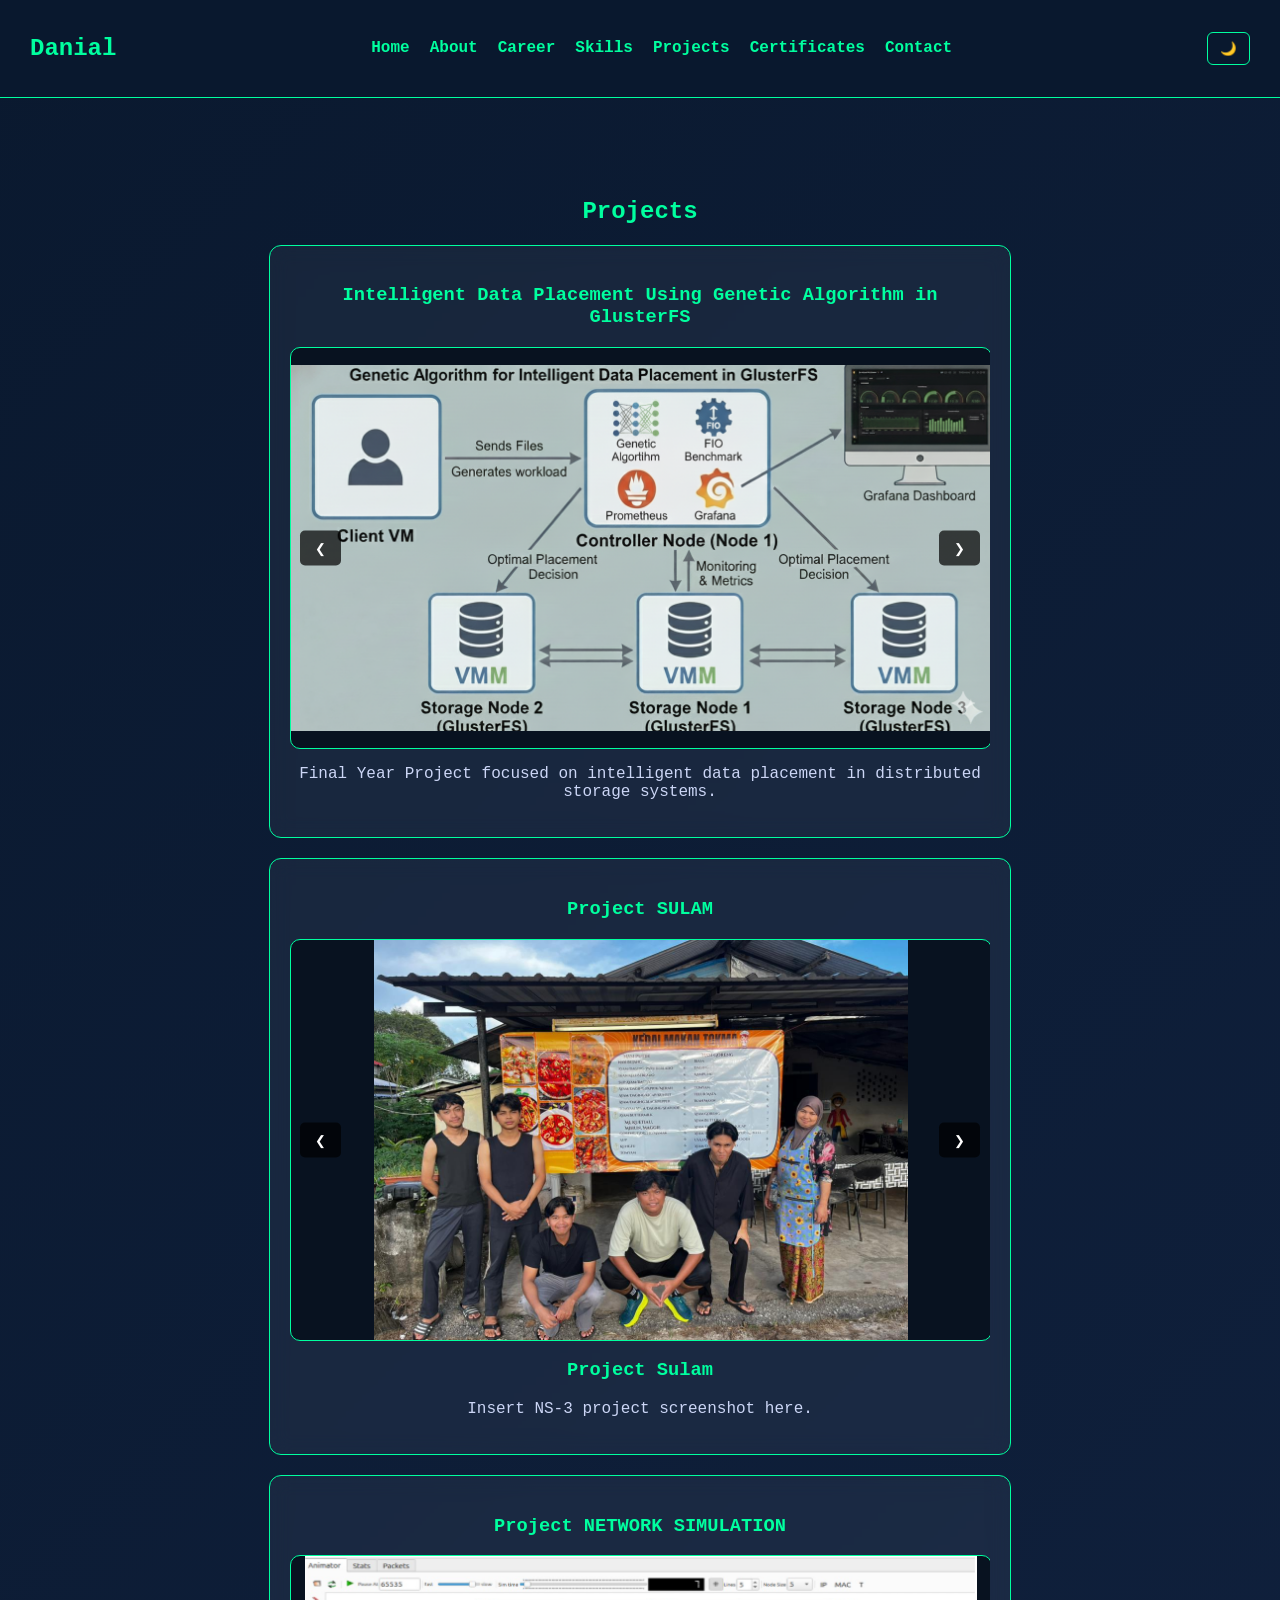
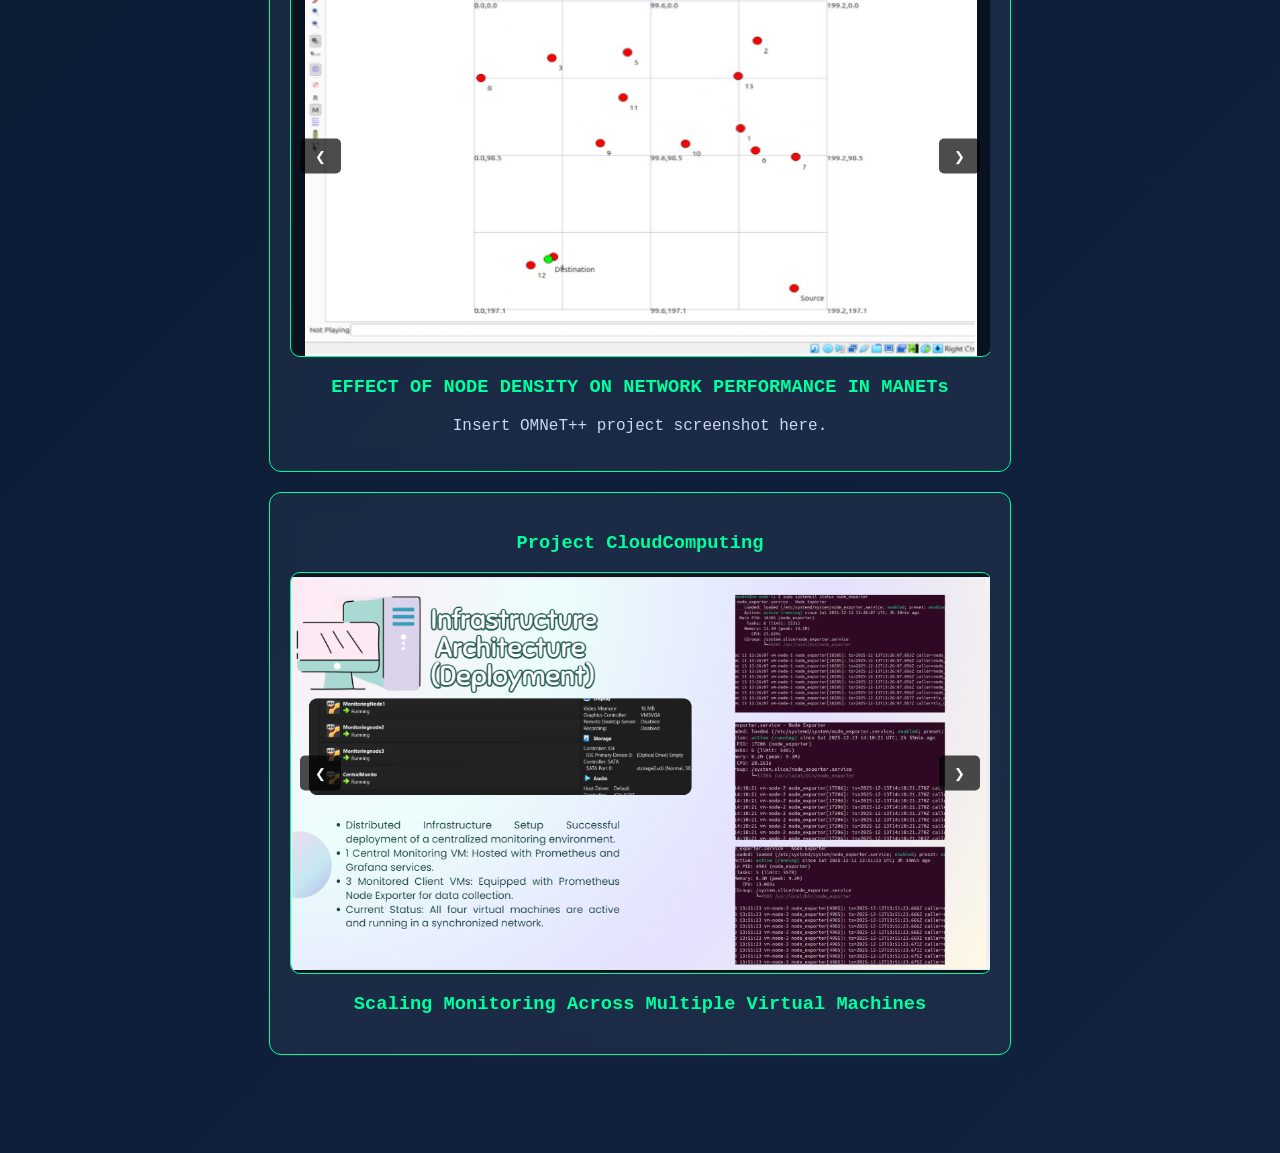
<file: projects.html>
<!DOCTYPE html>
<html lang="en">



<head>
    <meta charset="UTF-8">
    <meta name="viewport" content="width=device-width, initial-scale=1.0">
    <title>About | Muhammad Danial</title>
    <link rel="stylesheet" href="styles.css">
</head>

<body>

<header class="nav">

    <h2 class="logo">Danial</h2>

    <nav>

        <a href="index.html">Home</a>
        <a href="about.html">About</a>
        <a href="career.html">Career</a>
        <a href="skills.html">Skills</a>
        <a href="projects.html">Projects</a>
        <a href="certifications.html">Certificates</a>
        <a href="contact.html">Contact</a>

    </nav>

    <button id="theme-toggle">🌙</button>

</header>

</section>

<section id="projects" class="section fade-in">

<h2>Projects</h2>

<div class="card">

<h3>Intelligent Data Placement Using Genetic Algorithm in GlusterFS</h3>

<div class="project-gallery">

    <img src="FrameWork GA.png" class="project-img active">
    <img src="Flowchart.jpg" class="project-img">
    <img src="fyp 1.png" class="project-img">
    <img src="fyp 2.png" class="project-img">
  

    <button class="prev-btn">❮</button>
    <button class="next-btn">❯</button>

</div>

<p>
Final Year Project focused on intelligent data placement in distributed storage systems.
</p>

</div>

<div class="card">

  <h3>Project SULAM <h3>

<div class="project-gallery">

    <img src="project sulam.jpeg" class="project-img active">
    <img src="project sulam 2.jpeg" class="project-img">
    <img src="project sulam 3.jpeg" class="project-img">

    <button class="prev-btn">❮</button>
    <button class="next-btn">❯</button>

</div>

<h3>Project Sulam </h3>

<p>
Insert NS-3 project screenshot here.
</p>

</div>

<div class="card">

  <h3>Project NETWORK SIMULATION</h3>

<div class="project-gallery">

    <img src="Nsm 1.png" class="project-img active">
    <img src="Nsm 2.png" class="project-img">
    <img src="Nsm 3.png" class="project-img">

    <button class="prev-btn">❮</button>
    <button class="next-btn">❯</button>

</div>

<h3>EFFECT OF NODE DENSITY ON NETWORK PERFORMANCE IN MANETs</h3>

<p>
Insert OMNeT++ project screenshot here.
</p>

</div>

<div class="card">

  <h3>Project CloudComputing </h3>

<div class="project-gallery">

    <img src="Cloud Computing 1.png" class="project-img active">
    <img src="cloud computing 2.png" class="project-img">
  
    <button class="prev-btn">❮</button>
    <button class="next-btn">❯</button>

</div>

<h3>Scaling Monitoring Across Multiple Virtual Machines </h3>

<script src="script.js"></script>

</body>
</html>
</file>
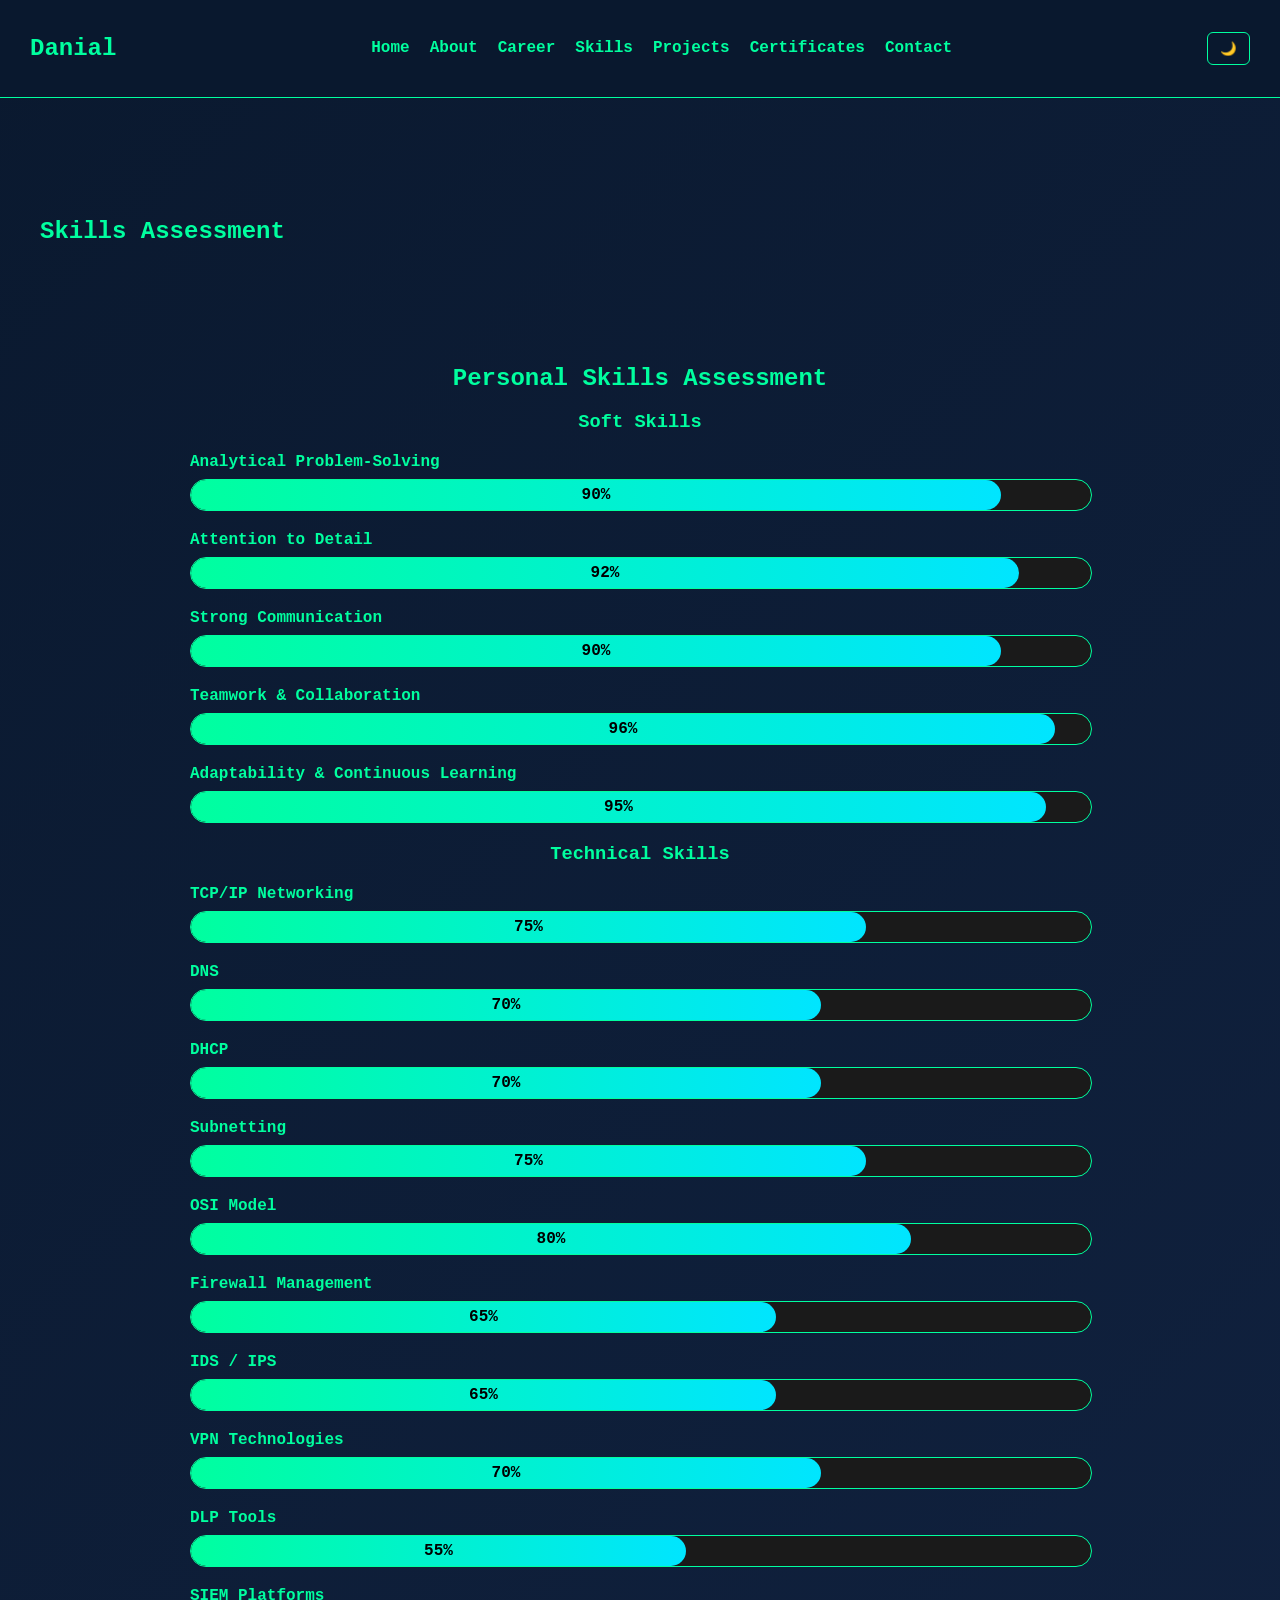
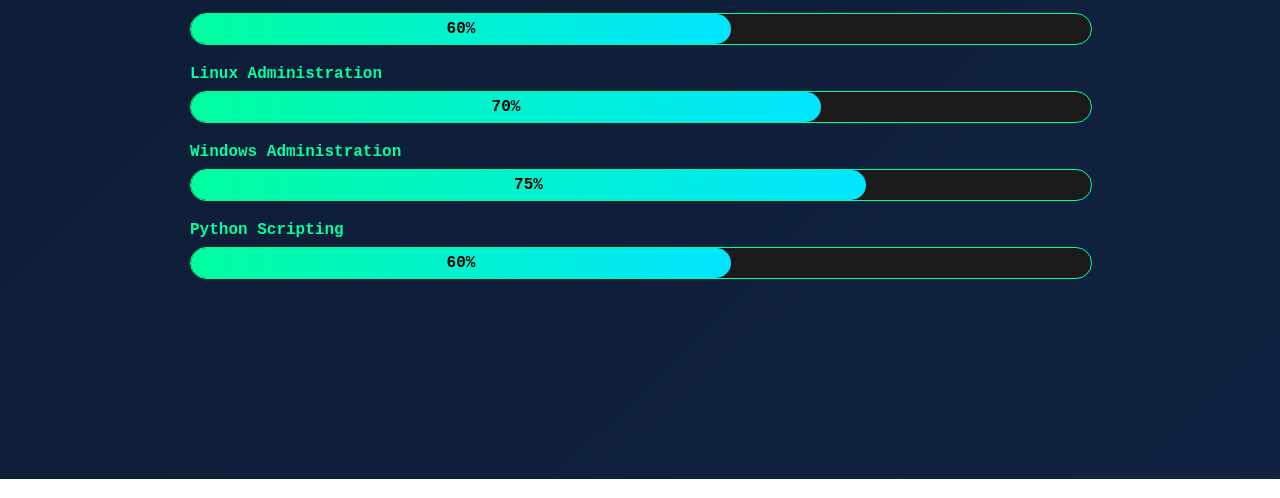
<file: skills.html>
<!DOCTYPE html>
<html lang="en">

<head>
    <meta charset="UTF-8">
    <meta name="viewport" content="width=device-width, initial-scale=1.0">
    <title>Career | Muhammad Danial</title>
    <link rel="stylesheet" href="styles.css">
</head>

<body>
 
<header class="nav">

    <h2 class="logo">Danial</h2>

    <nav>

        <a href="index.html">Home</a>
        <a href="about.html">About</a>
        <a href="career.html">Career</a>
        <a href="skills.html">Skills</a>
        <a href="projects.html">Projects</a>
        <a href="certifications.html">Certificates</a>
        <a href="contact.html">Contact</a>

    </nav>

    <button id="theme-toggle">🌙</button>

</header>

<section class="page">

<h1>Skills Assessment</h1>

<section id="assessment" class="section fade-in">

<h2>Personal Skills Assessment</h2>

<h3>Soft Skills</h3>

<div class="skill">
    <span>Analytical Problem-Solving</span>
    <div class="skill-bar">
        <div class="skill-fill" style="width:90%">90%</div>
    </div>
</div>

<div class="skill">
    <span>Attention to Detail</span>
    <div class="skill-bar">
        <div class="skill-fill" style="width:92%">92%</div>
    </div>
</div>

<div class="skill">
    <span>Strong Communication</span>
    <div class="skill-bar">
        <div class="skill-fill" style="width:90%">90%</div>
    </div>
</div>

<div class="skill">
    <span>Teamwork & Collaboration</span>
    <div class="skill-bar">
        <div class="skill-fill" style="width:96%">96%</div>
    </div>
</div>

<div class="skill">
    <span>Adaptability & Continuous Learning</span>
    <div class="skill-bar">
        <div class="skill-fill" style="width:95%">95%</div>
    </div>
</div>

<h3>Technical Skills</h3>

<div class="skill">
    <span>TCP/IP Networking</span>
    <div class="skill-bar">
        <div class="skill-fill" style="width:75%">75%</div>
    </div>
</div>

<div class="skill">
    <span>DNS</span>
    <div class="skill-bar">
        <div class="skill-fill" style="width:70%">70%</div>
    </div>
</div>

<div class="skill">
    <span>DHCP</span>
    <div class="skill-bar">
        <div class="skill-fill" style="width:70%">70%</div>
    </div>
</div>

<div class="skill">
    <span>Subnetting</span>
    <div class="skill-bar">
        <div class="skill-fill" style="width:75%">75%</div>
    </div>
</div>

<div class="skill">
    <span>OSI Model</span>
    <div class="skill-bar">
        <div class="skill-fill" style="width:80%">80%</div>
    </div>
</div>

<div class="skill">
    <span>Firewall Management</span>
    <div class="skill-bar">
        <div class="skill-fill" style="width:65%">65%</div>
    </div>
</div>

<div class="skill">
    <span>IDS / IPS</span>
    <div class="skill-bar">
        <div class="skill-fill" style="width:65%">65%</div>
    </div>
</div>

<div class="skill">
    <span>VPN Technologies</span>
    <div class="skill-bar">
        <div class="skill-fill" style="width:70%">70%</div>
    </div>
</div>

<div class="skill">
    <span>DLP Tools</span>
    <div class="skill-bar">
        <div class="skill-fill" style="width:55%">55%</div>
    </div>
</div>

<div class="skill">
    <span>SIEM Platforms</span>
    <div class="skill-bar">
        <div class="skill-fill" style="width:60%">60%</div>
    </div>
</div>

<div class="skill">
    <span>Linux Administration</span>
    <div class="skill-bar">
        <div class="skill-fill" style="width:70%">70%</div>
    </div>
</div>

<div class="skill">
    <span>Windows Administration</span>
    <div class="skill-bar">
        <div class="skill-fill" style="width:75%">75%</div>
    </div>
</div>

<div class="skill">
    <span>Python Scripting</span>
    <div class="skill-bar">
        <div class="skill-fill" style="width:60%">60%</div>
    </div>
</div>

</section>

<script src="script.js"></script>

</body>
</html>
</file>
<file: styles.css>
:root{
    --green:#00ff9f;
    --bg:#0a192f;
    --bg2:#112240;
    --text:#ccd6f6;
    --card:#1b2735;
}

body{
    margin:0;
    font-family:Consolas, monospace;
    background:linear-gradient(
        135deg,
        var(--bg),
        var(--bg2)
    );
    color:var(--text);
    transition:0.4s;
}

/* LIGHT MODE */

body.light-mode{
    background:linear-gradient(
        135deg,
        #f4f7fc65,
        #e8eef74f
    );
    color:#222;
}

body.light-mode .card{
    background:rgba(255, 255, 255, 0.473);
    color:black;
}

body.light-mode .nav{
    background:rgba(255, 255, 255, 0.553);
}

/* NAVBAR */

.nav{
    position:sticky;
    top:0;
    z-index:999;
    display:flex;
    justify-content:space-between;
    align-items:center;
    padding:15px 30px;
    border-bottom:1px solid var(--green);
    background:rgba(10,25,47,0.95);
    backdrop-filter:blur(10px);
}

.nav nav{
    display:flex;
    flex-wrap:wrap;
}

.nav a{
    margin:0 10px;
    text-decoration:none;
    color:var(--green);
    font-weight:bold;
}

.nav a:hover{
    text-shadow:0 0 10px var(--green);
}

#theme-toggle{
    background:none;
    border:1px solid var(--green);
    color:var(--green);
    padding:8px 12px;
    border-radius:6px;
    cursor:pointer;
}

/* HOME */

.section{
    padding:80px 20px;
    text-align:center;
}

.profile-pic{
    width:220px;
    height:220px;
    border-radius:50%;
    object-fit:cover;
    border:4px solid var(--green);
    box-shadow:0 0 20px var(--green);
    margin-bottom:20px;
}

h1,h2,h3{
    color:var(--green);
}

.highlight{
    text-shadow:0 0 15px var(--green);
}

/* GRID */

.grid{
    display:grid;
    grid-template-columns:repeat(auto-fit,minmax(180px,1fr));
    gap:15px;
    max-width:1000px;
    margin:auto;
}

.grid div{
    border:1px solid var(--green);
    padding:15px;
    border-radius:10px;
}

/* CARD */

.card{
    background:var(--card);
    border:1px solid var(--green);
    border-radius:12px;
    padding:20px;
    margin:20px auto;
    max-width:700px;
    transition:0.3s;
}

.card:hover{
    transform:translateY(-5px);
    box-shadow:0 0 15px var(--green);
}

/* PROJECTS */

.project-img{
    width:100%;
    height:400px;
    object-fit:contain;
    background:#0f172a;
    border-radius:10px;
    border:1px solid #00ff9f;
}

/* TERMINAL */

.terminal{
    background:black;
    border:1px solid var(--green);
    max-width:700px;
    margin:auto;
    text-align:left;
    padding:20px;
    border-radius:10px;
    box-shadow:0 0 15px var(--green);
}

.success{
    color:var(--green);
}

/* LINKS */

a{
    color:var(--green);
}

/* TYPING */

#typing::after{
    content:"|";
    animation:blink 1s infinite;
}

@keyframes blink{
    50%{
        opacity:0;
    }
}

/* SCROLL ANIMATION */

.fade-in{
    opacity:0;
    transform:translateY(30px);
    transition:all 1s ease;
}

.fade-in.show{
    opacity:1;
    transform:translateY(0);
}

/* ACTIVE NAV */

nav a.active{
    color:rgba(255, 255, 255, 0.819);
    text-shadow:0 0 15px var(--green);
}

/* MOBILE */

@media(max-width:768px){

.nav{
    flex-direction:column;
}

.nav nav{
    justify-content:center;
}

.profile-pic{
    width:170px;
    height:170px;
}

h1{
    font-size:28px;
}

}

.project-gallery{
    position:relative;
    width:100%;
    max-width:800px;
    margin:auto;
    overflow:hidden;
}

.project-gallery .project-img{
    display:none;
    width:100%;
    height:400px;
    object-fit:contain;
    background:#081220;
    border:1px solid #00ff9f;
    border-radius:10px;
}

.project-gallery .project-img.active{
    display:block;
}

.prev-btn,
.next-btn{

    position:absolute;
    top:50%;
    transform:translateY(-50%);

    background:rgba(0,0,0,0.7);
    color:white;

    border:none;

    padding:10px 15px;

    cursor:pointer;

    border-radius:5px;
}

.prev-btn{
    left:10px;
}

.next-btn{
    right:10px;
}

.project-img{
    opacity:0;
    transition:opacity .5s ease;
}

.project-img.active{
    display:block;
    opacity:1;
}

.modal{
    display:none;
    position:fixed;
    z-index:9999;
    left:0;
    top:0;
    width:100%;
    height:100%;
    background:rgba(0,0,0,0.8);
}

.modal-content{

    background:#112240;
    color:white;

    width:70%;
    max-width:800px;

    margin:5% auto;

    padding:30px;

    border:2px solid #00ff9f;
    border-radius:10px;

    box-shadow:0 0 20px #00ff9f;

    position:relative;
}

.close{

    position:absolute;

    right:20px;
    top:10px;

    font-size:30px;

    cursor:pointer;

    color:#00ff9f;
}

.modal{
    display:none;
    position:fixed;
    left:0;
    top:0;
    width:100%;
    height:100%;
    background:rgba(0,0,0,0.85);
    z-index:9999;
}

.modal-content{
    width:80%;
    max-width:900px;
    max-height:80vh;
    overflow-y:auto;

    margin:5% auto;

    padding:30px;

    background:#112240;

    border:2px solid #00ff9f;

    border-radius:15px;

    box-shadow:0 0 25px #00ff9f;

    animation:popup .3s ease;
}

@keyframes popup{

from{
    transform:scale(.8);
    opacity:0;
}

to{
    transform:scale(1);
    opacity:1;
}

}

.close{
    float:right;
    font-size:35px;
    cursor:pointer;
    color:#00ff9f;
}

.hero{
    min-height:80vh;
    display:flex;
    flex-direction:column;
    justify-content:center;
    align-items:center;
}

.logo{
    color:#00ff9f;
}

.page{
    padding:100px 40px;
}

.card{
    background:rgba(255,255,255,.05);
    backdrop-filter:blur(10px);
}

.stat-card{
    border:1px solid #00ff9f;
    padding:20px;
    border-radius:15px;
}

.stats{
    display:grid;
    grid-template-columns:repeat(auto-fit,minmax(200px,1fr));
    gap:20px;
}

.skill{
    max-width:900px;
    margin:20px auto;
    text-align:left;
}

.skill span{
    display:block;
    margin-bottom:8px;
    color:var(--green);
    font-weight:bold;
}

.skill-bar{
    width:100%;
    background:#1a1a1a;
    border:1px solid var(--green);
    border-radius:30px;
    overflow:hidden;
}

.skill-fill{
    height:30px;
    line-height:30px;
    text-align:center;
    font-weight:bold;
    background:linear-gradient(90deg,#00ff9f,#00e5ff);
    color:#000;
    border-radius:30px;
}
</file>
